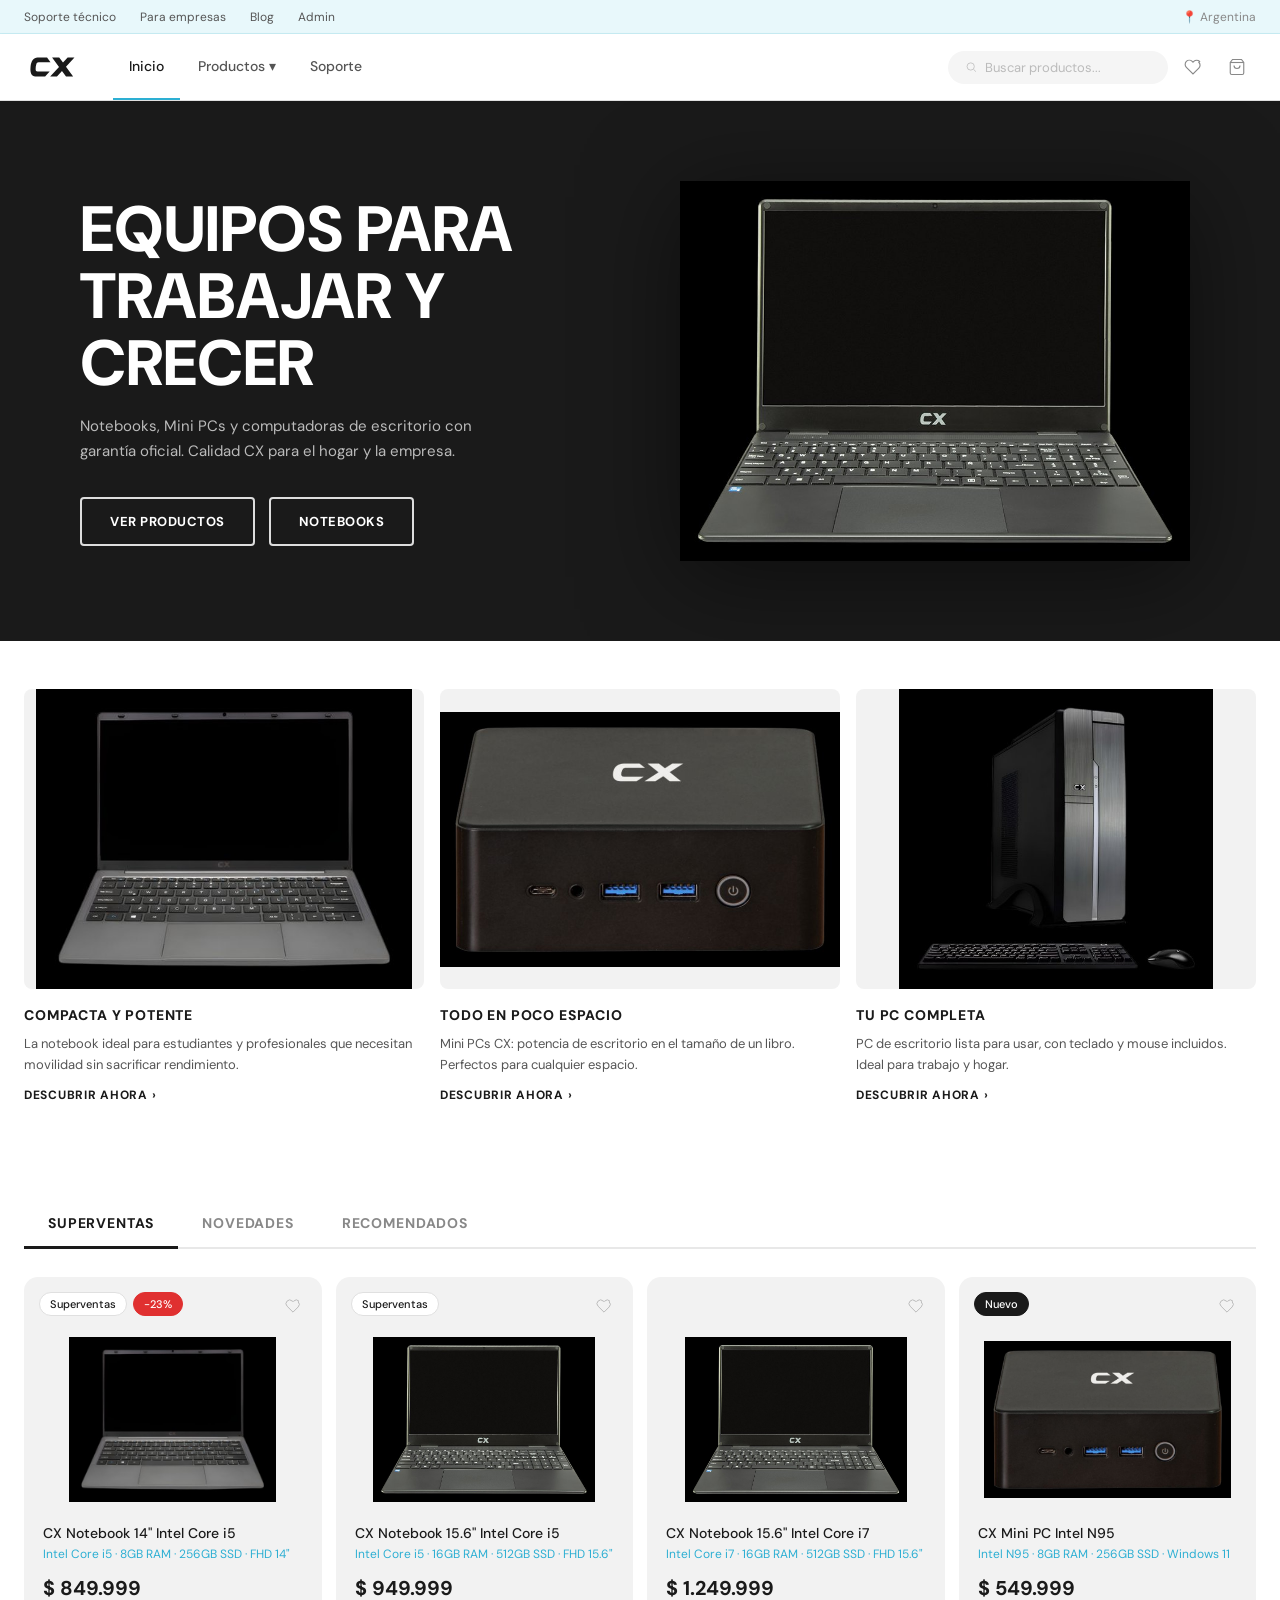
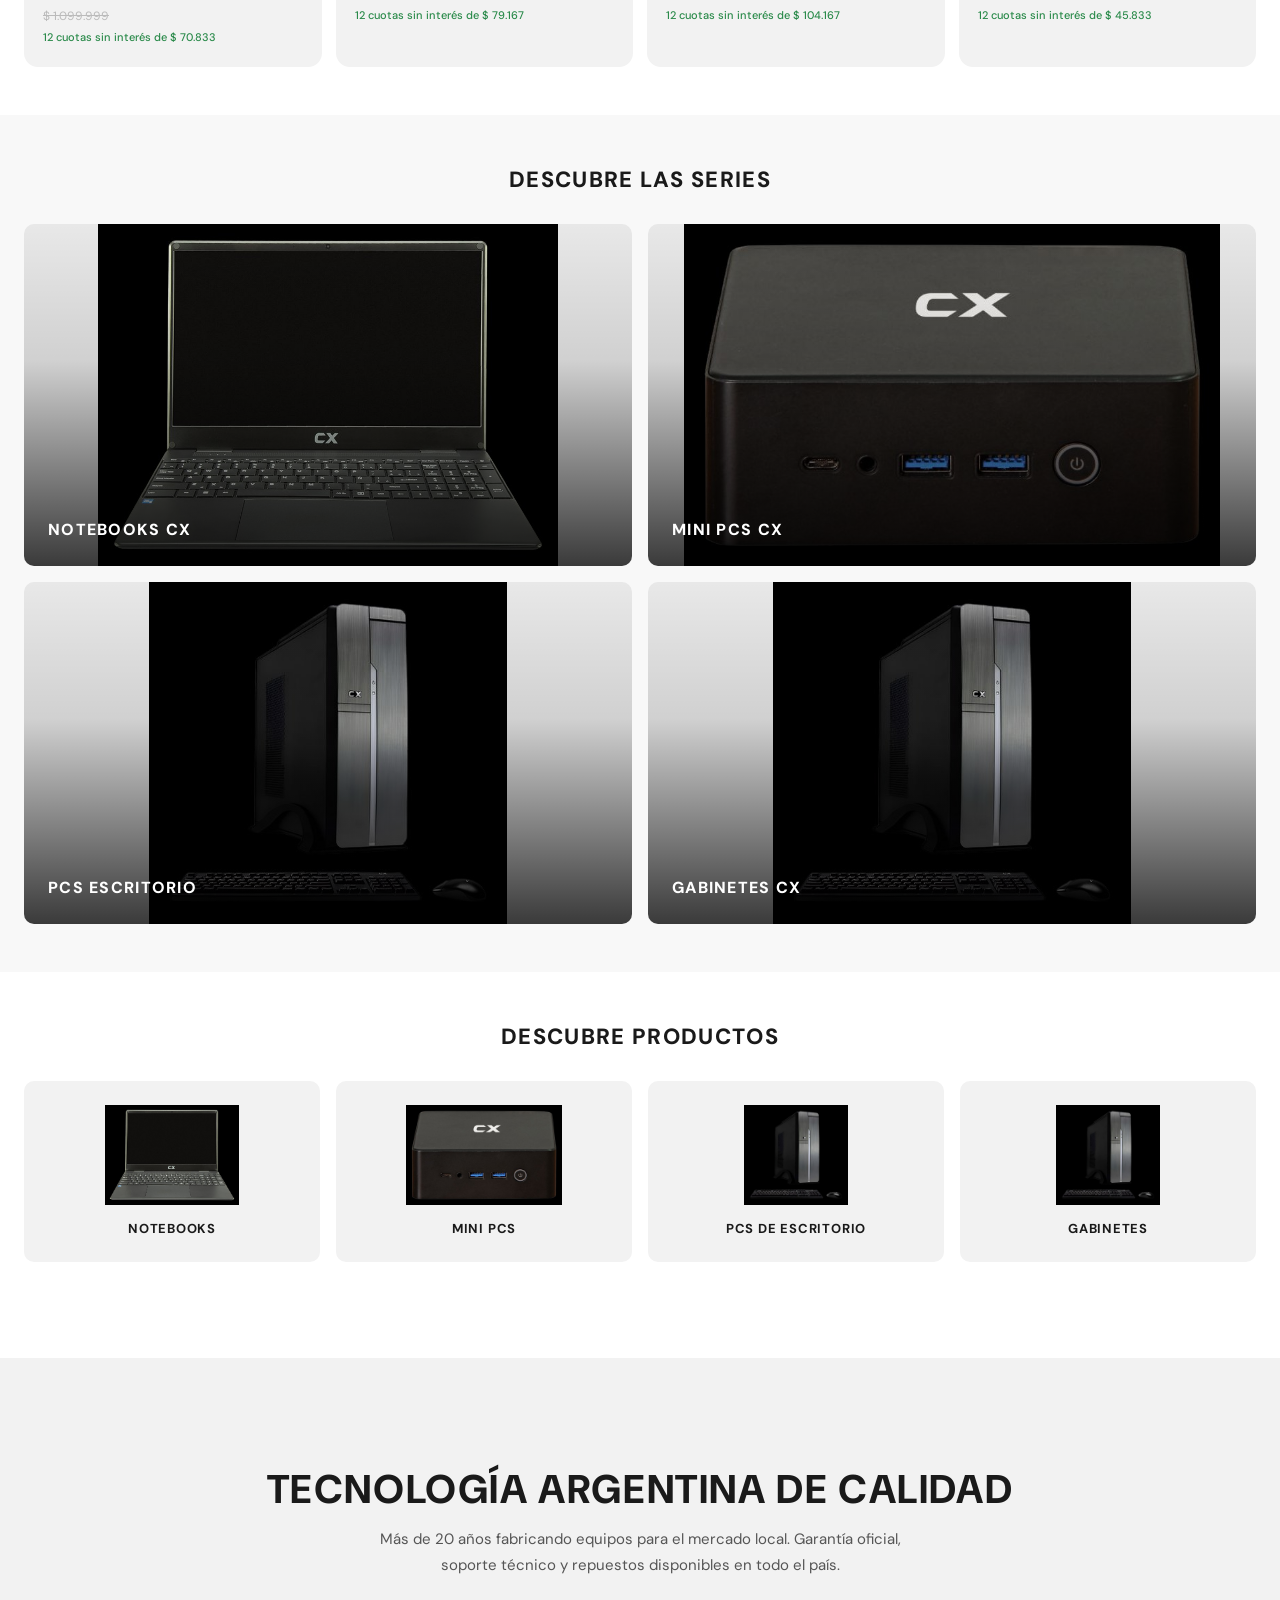
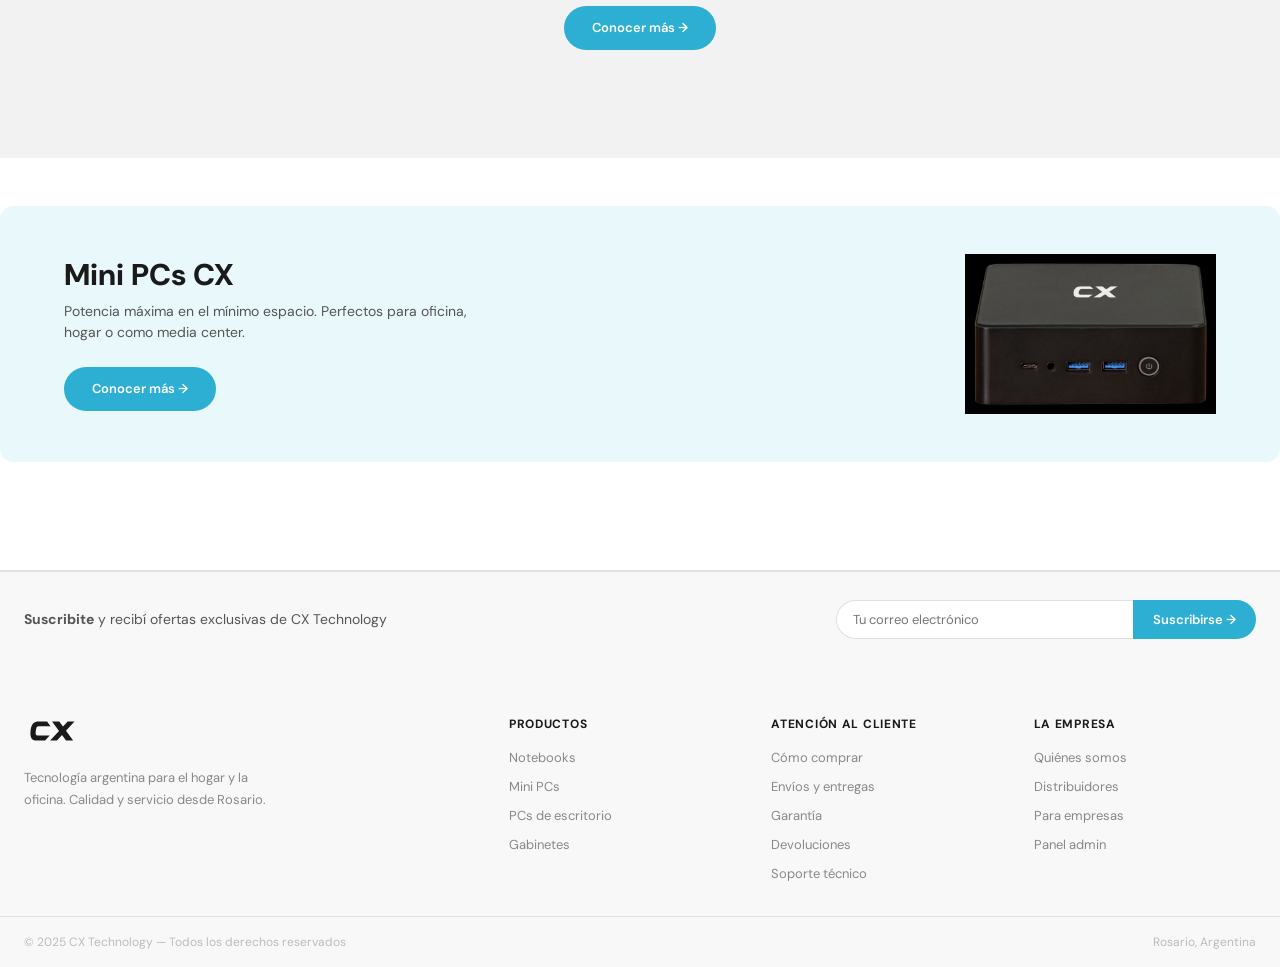
<file: index.html>
<!DOCTYPE html>
<html lang="es">
<head>
<meta charset="UTF-8"><meta name="viewport" content="width=device-width,initial-scale=1">
<title>CX Technology — Computadoras, Notebooks y Mini PCs</title>
<link rel="stylesheet" href="style.css">
</head>
<body>

<div id="cx-nav"></div>

<!-- ① HERO -->
<div id="home-hero"></div>

<!-- ② LIFESTYLE CARDS -->
<section class="lifestyle-section">
  <div class="page-wrap">
    <div class="lifestyle-grid" id="lifestyle-grid"></div>
  </div>
</section>

<!-- ③ PRODUCT TABS -->
<section class="prod-tabs-section">
  <div class="page-wrap">
    <div class="tabs-header">
      <div class="tabs-nav">
        <button class="tab-btn" data-tab="featured" onclick="switchTab('featured')">SUPERVENTAS</button>
        <button class="tab-btn" data-tab="new"      onclick="switchTab('new')">NOVEDADES</button>
        <button class="tab-btn" data-tab="sale"     onclick="switchTab('sale')">RECOMENDADOS</button>
      </div>
    </div>
    <div class="tabs-grid" id="tabs-grid"></div>
  </div>
</section>

<!-- ④ SERIES GRID -->
<section class="series-section">
  <div class="page-wrap">
    <div class="series-section-title">DESCUBRE LAS SERIES</div>
    <div class="series-grid" id="series-grid"></div>
  </div>
</section>

<!-- ⑤ CATEGORIES GRID -->
<section class="home-cats-section">
  <div class="page-wrap">
    <div class="home-cats-title">DESCUBRE PRODUCTOS</div>
    <div class="home-cats-grid" id="home-cats-grid"></div>
  </div>
</section>

<!-- ⑥ INSTITUTIONAL BANNER -->
<div class="institutional-section page-wrap" id="institutional-wrap"></div>

<!-- ⑦ CROSSSELL -->
<div class="crosssell-section page-wrap" id="crosssell-wrap"></div>

<div id="cx-footer"></div>

<script src="js/data.js"></script>
<script src="js/home-data.js"></script>
<script>
document.addEventListener('DOMContentLoaded', () => {
  renderHero();
  renderLifestyle();
  renderTabs();
  renderSeries();
  renderHomeCats();
  renderInstitutional();
  renderCrosssell();
});

function renderHero() {
  const h = hm.getSection('hero');
  const wrap = document.getElementById('home-hero');
  if (h.mode === 'image_only') {
    wrap.innerHTML = `<a href="${h.cta1_link||'#'}" class="home-hero-fw image-only" style="background:${h.bg_color||'#1a1a1a'};display:block">
      <img class="hero-bg-img" src="${h.image}" alt="">
    </a>`;
    return;
  }
  wrap.innerHTML = `<div class="home-hero-fw" style="background:${h.bg_color||'#1a1a1a'}">
    <div class="hero-inner">
      <div class="hero-text-col">
        <div class="hero-headline">${(h.headline||'').replace(/\n/g,'<br>')}</div>
        <div class="hero-sub">${h.subheadline||''}</div>
        <div class="hero-btns">
          <a href="${h.cta1_link||'#'}" class="btn-hero-outline">${h.cta1_text||'Ver más'}</a>
          <a href="${h.cta2_link||'#'}" class="btn-hero-outline">${h.cta2_text||'Comprar'}</a>
        </div>
      </div>
      <div class="hero-img-col">
        <img src="${h.image}" alt="CX Hero">
      </div>
    </div>
  </div>`;
}

function renderLifestyle() {
  const cards = hm.getSection('lifestyle') || [];
  document.getElementById('lifestyle-grid').innerHTML = cards.map(c => `
    <div class="lifestyle-card">
      <a href="${c.link}" class="lifestyle-card-img">
        <img src="${c.image}" alt="${c.title}">
      </a>
      <div class="lifestyle-card-title">${c.title}</div>
      <div class="lifestyle-card-desc">${c.desc}</div>
      <a class="lifestyle-card-link" href="${c.link}">${c.link_text} ›</a>
    </div>`).join('');
}

let activeTab = 'featured';
function switchTab(tab) {
  activeTab = tab;
  document.querySelectorAll('.tab-btn').forEach(b => b.classList.toggle('active', b.dataset.tab === tab));
  renderTabProducts();
}
function renderTabs() {
  const saved = hm.getSection('tabs_active');
  activeTab = saved || 'featured';
  switchTab(activeTab);
}
function renderTabProducts() {
  let prods = cx.getProducts();
  if (activeTab === 'featured') prods = prods.filter(p => p.featured);
  if (activeTab === 'new')      prods = prods.filter(p => p.badge === 'Nuevo');
  if (activeTab === 'sale')     prods = prods.filter(p => p.oldPrice);
  if (!prods.length)            prods = cx.getProducts().slice(0, 4);
  document.getElementById('tabs-grid').innerHTML = prods.slice(0, 4).map(productCard).join('');
}

function renderSeries() {
  const series = hm.getSection('series') || [];
  document.getElementById('series-grid').innerHTML = series.map(s => `
    <a href="${s.link}" class="series-card">
      <img class="series-img" src="${s.image}" alt="${s.title}">
      <div class="series-overlay"></div>
      <div class="series-label">${s.title}</div>
    </a>`).join('');
}

function renderHomeCats() {
  const cats    = cx.getCategories();
  const catImgs = hm.getSection('cat_images') || {};
  document.getElementById('home-cats-grid').innerHTML = cats.map(c => `
    <a href="category.html?id=${c.id}" class="home-cat-card">
      <img src="${catImgs[c.id]||''}" alt="${c.label}" onerror="this.style.display='none'">
      <div class="home-cat-card-name">${c.label}</div>
    </a>`).join('');
}

function renderInstitutional() {
  const b    = hm.getSection('institutional');
  const wrap = document.getElementById('institutional-wrap');
  if (b.mode === 'image_only') {
    wrap.innerHTML = `<a href="${b.cta_link||'#'}" class="institutional-banner image-only">
      <img class="inst-bg" src="${b.image}" alt="">
    </a>`;
    return;
  }
  wrap.innerHTML = `<div class="institutional-banner" style="background:${b.bg_color||'#f2f2f2'}">
    <div class="institutional-inner">
      <h2>${b.title}</h2>
      <p>${b.desc}</p>
      <a href="${b.cta_link}" class="btn-accent">${b.cta_text} →</a>
    </div>
  </div>`;
}

function renderCrosssell() {
  const b    = hm.getSection('crosssell');
  const wrap = document.getElementById('crosssell-wrap');
  if (b.mode === 'image_only') {
    wrap.innerHTML = `<a href="${b.cta_link||'#'}" class="crosssell-fw image-only">
      <img src="${b.image}" alt="">
    </a>`;
    return;
  }
  wrap.innerHTML = `<div class="crosssell-fw" style="background:${b.bg_color||'#e8f8fb'}">
    <div class="crosssell-text">
      <h2>${b.title}</h2>
      <p>${b.desc}</p>
      <a href="${b.cta_link}" class="btn-accent">${b.cta_text} →</a>
    </div>
    <div class="crosssell-img-col">
      <img src="${b.image}" alt="${b.title}">
    </div>
  </div>`;
}
</script>
</body>
</html>
</file>
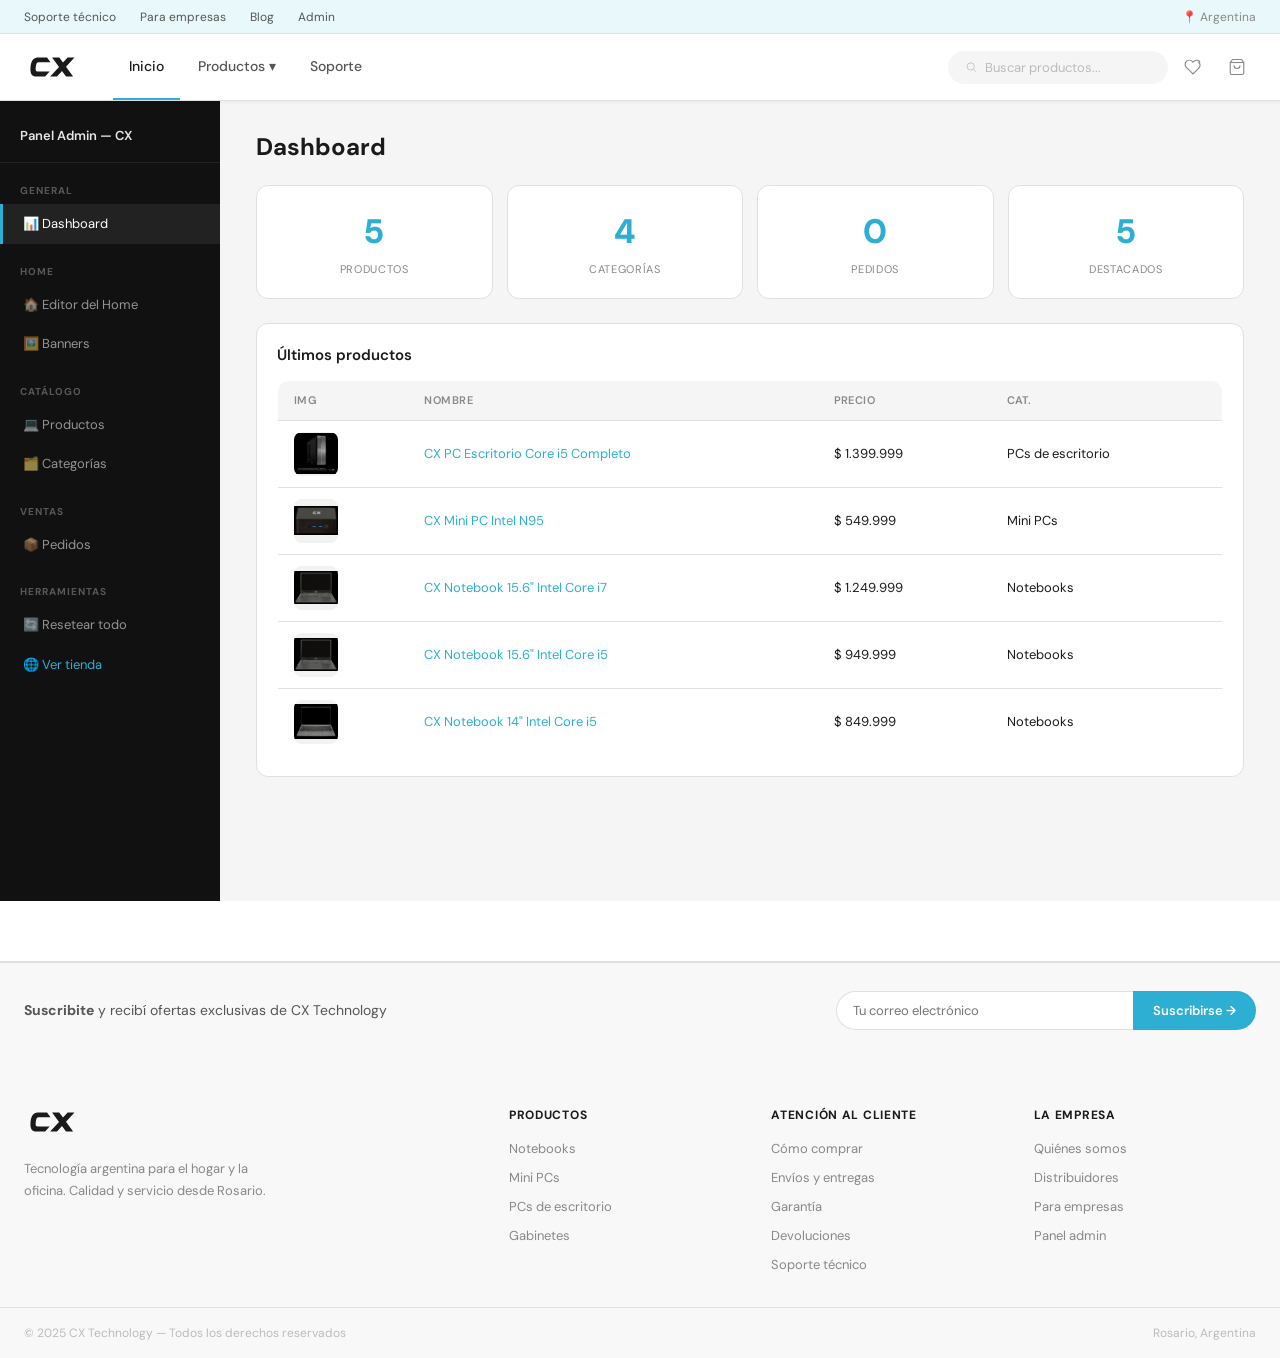
<file: admin.html>
<!DOCTYPE html>
<html lang="es">
<head>
<meta charset="UTF-8"><meta name="viewport" content="width=device-width,initial-scale=1">
<title>Admin — CX Technology</title>
<link rel="stylesheet" href="style.css">
<style>
.home-editor-grid { display:grid; grid-template-columns:1fr 1fr; gap:16px; margin-bottom:20px; }
.home-block {
  background:#fff; border:1px solid var(--border); border-radius:12px;
  padding:20px; position:relative;
}
.home-block-title {
  font-size:13px; font-weight:700; text-transform:uppercase;
  letter-spacing:.06em; color:var(--muted); margin-bottom:14px;
  padding-bottom:10px; border-bottom:1px solid var(--border);
  display:flex; justify-content:space-between; align-items:center;
}
.home-block-title .btn-edit-block {
  padding:4px 12px; font-size:11px; background:var(--accent); color:#fff;
  border:none; border-radius:4px; cursor:pointer; font-family:var(--font);
  font-weight:600;
}
.home-block-preview {
  font-size:12px; color:var(--muted); line-height:1.6;
}
.home-block-preview strong { color:var(--text); }
.home-block-preview img {
  max-height:60px; object-fit:contain; border-radius:6px;
  background:#f5f5f5; margin-top:8px; display:block;
}
.mode-badge {
  display:inline-block; font-size:10px; font-weight:600;
  padding:2px 8px; border-radius:10px; margin-left:8px;
  text-transform:uppercase; letter-spacing:.05em;
}
.mode-full  { background:#e8f8fb; color:#1f8faa; }
.mode-img   { background:#f5f5f5; color:#888; }
.lifestyle-list { display:flex; flex-direction:column; gap:10px; }
.lifestyle-item {
  background:#f9f9f9; border:1px solid var(--border); border-radius:8px;
  padding:12px 14px; display:grid; grid-template-columns:40px 1fr auto; gap:10px; align-items:center;
}
.lifestyle-item img { width:40px; height:40px; object-fit:contain; background:#f2f2f2; border-radius:4px; }
.series-list { display:grid; grid-template-columns:1fr 1fr; gap:10px; }
.series-item {
  background:#f9f9f9; border:1px solid var(--border); border-radius:8px;
  padding:10px 12px; display:flex; flex-direction:column; gap:6px;
}
.series-item img { width:100%; height:60px; object-fit:contain; background:#f2f2f2; border-radius:4px; }
.cat-img-list { display:grid; grid-template-columns:1fr 1fr; gap:10px; }
.cat-img-item {
  background:#f9f9f9; border:1px solid var(--border); border-radius:8px;
  padding:10px 12px; display:flex; flex-direction:column; gap:6px; font-size:12px;
}
.cat-img-item img { height:48px; object-fit:contain; background:#f2f2f2; border-radius:4px; }
.modal-tabs { display:flex; gap:0; border-bottom:1px solid var(--border); margin-bottom:20px; }
.modal-tab {
  padding:10px 20px; font-size:13px; font-weight:600; cursor:pointer;
  border-bottom:2px solid transparent; margin-bottom:-1px;
  background:none; border-top:none; border-left:none; border-right:none;
  font-family:var(--font); color:var(--muted); transition:color .15s,border-color .15s;
}
.modal-tab.active { color:var(--text); border-bottom-color:var(--text); }
.modal-tab-content { display:none; } .modal-tab-content.active { display:block; }
.color-row { display:flex; align-items:center; gap:10px; }
.color-row input[type=color] { width:40px; height:32px; border:1px solid var(--border); border-radius:4px; cursor:pointer; padding:2px; }
</style>
</head>
<body>
<div id="cx-nav"></div>

<div class="admin-layout">
  <aside class="admin-sidebar">
    <div class="admin-sidebar-hd"><span>Panel Admin — CX</span></div>
    <h3>General</h3>
    <div class="anav active" onclick="show('dashboard',this)">📊 Dashboard</div>
    <h3>Home</h3>
    <div class="anav" onclick="show('home-editor',this)">🏠 Editor del Home</div>
    <div class="anav" onclick="show('banners',this)">🖼️ Banners</div>
    <h3>Catálogo</h3>
    <div class="anav" onclick="show('products',this)">💻 Productos</div>
    <div class="anav" onclick="show('categories',this)">🗂️ Categorías</div>
    <h3>Ventas</h3>
    <div class="anav" onclick="show('orders',this)">📦 Pedidos</div>
    <h3>Herramientas</h3>
    <div class="anav" onclick="resetAll()">🔄 Resetear todo</div>
    <div class="anav" onclick="location.href='index.html'" style="color:var(--accent)">🌐 Ver tienda</div>
  </aside>

  <div class="admin-main">

    <!-- DASHBOARD -->
    <div class="apanel active" id="panel-dashboard">
      <div class="apanel-title">Dashboard</div>
      <div class="stats-row" id="stats"></div>
      <div style="background:#fff;border:1px solid var(--border);border-radius:12px;padding:20px">
        <div style="font-size:15px;font-weight:600;margin-bottom:14px">Últimos productos</div>
        <div id="recent-prods"></div>
      </div>
    </div>

    <!-- HOME EDITOR -->
    <div class="apanel" id="panel-home-editor">
      <div class="apanel-title">Editor del Home</div>
      <p style="font-size:13px;color:var(--muted);margin-bottom:24px">Editá cada bloque del home. Los cambios se aplican en tiempo real al guardar.</p>

      <div class="home-editor-grid">

        <!-- HERO -->
        <div class="home-block" id="block-hero">
          <div class="home-block-title">
            ① Hero principal
            <button class="btn-edit-block" onclick="openHeroModal()">Editar</button>
          </div>
          <div class="home-block-preview" id="preview-hero"></div>
        </div>

        <!-- CROSSSELL -->
        <div class="home-block" id="block-crosssell">
          <div class="home-block-title">
            ⑦ Banner Crosssell
            <button class="btn-edit-block" onclick="openBannerModal('crosssell')">Editar</button>
          </div>
          <div class="home-block-preview" id="preview-crosssell"></div>
        </div>

      </div>

      <!-- LIFESTYLE -->
      <div class="home-block" style="margin-bottom:16px">
        <div class="home-block-title">
          ② Cards lifestyle (3 columnas)
          <button class="btn-edit-block" onclick="openLifestyleModal()">Editar</button>
        </div>
        <div class="lifestyle-list" id="preview-lifestyle"></div>
      </div>

      <!-- SERIES -->
      <div class="home-block" style="margin-bottom:16px">
        <div class="home-block-title">
          ④ Grid "Descubre las series"
          <button class="btn-edit-block" onclick="openSeriesModal()">Editar</button>
        </div>
        <div class="series-list" id="preview-series"></div>
      </div>

      <!-- CAT IMAGES -->
      <div class="home-block" style="margin-bottom:16px">
        <div class="home-block-title">
          ⑤ "Descubre productos" — imágenes de categorías
          <button class="btn-edit-block" onclick="openCatImgModal()">Editar</button>
        </div>
        <div class="cat-img-list" id="preview-cat-imgs"></div>
      </div>

      <!-- INSTITUTIONAL -->
      <div class="home-block">
        <div class="home-block-title">
          ⑥ Banner institucional
          <button class="btn-edit-block" onclick="openBannerModal('institutional')">Editar</button>
        </div>
        <div class="home-block-preview" id="preview-institutional"></div>
      </div>

    </div>

    <!-- BANNERS (category heroes) -->
    <div class="apanel" id="panel-banners">
      <div class="apanel-title">Banners de categorías</div>
      <p style="font-size:13px;color:var(--muted);margin-bottom:20px">Hero banner que aparece en la parte superior de cada página de categoría.</p>
      <div id="cat-banners-list"></div>
    </div>

    <!-- PRODUCTS -->
    <div class="apanel" id="panel-products">
      <div class="apanel-title">Productos</div>
      <button class="btn-add" onclick="openProdModal()">+ Nuevo producto</button>
      <table class="atable">
        <thead><tr><th>Imagen</th><th>Nombre</th><th>SKU</th><th>Categoría</th><th>Precio</th><th>Stock</th><th>Dest.</th><th>Acciones</th></tr></thead>
        <tbody id="prods-tbody"></tbody>
      </table>
    </div>

    <!-- CATEGORIES -->
    <div class="apanel" id="panel-categories">
      <div class="apanel-title">Categorías</div>
      <button class="btn-add" onclick="openCatModal()">+ Nueva categoría</button>
      <table class="atable">
        <thead><tr><th>Nombre</th><th>ID</th><th>Productos</th><th>Descripción</th><th>Acciones</th></tr></thead>
        <tbody id="cats-tbody"></tbody>
      </table>
    </div>

    <!-- ORDERS -->
    <div class="apanel" id="panel-orders">
      <div class="apanel-title">Pedidos</div>
      <table class="atable">
        <thead><tr><th>N° Pedido</th><th>Fecha</th><th>Cliente</th><th>Total</th><th>Pago</th></tr></thead>
        <tbody id="orders-tbody"></tbody>
      </table>
    </div>

  </div>
</div>

<!-- ═══ MODAL HERO ════════════════════════════════════════ -->
<div class="modal-bg" id="modal-hero">
  <div class="modal" style="max-width:620px">
    <h3>Editar Hero principal</h3>
    <div class="modal-tabs">
      <button class="modal-tab active" onclick="switchModalTab('hero','full')">Con texto</button>
      <button class="modal-tab" onclick="switchModalTab('hero','image_only')">Solo imagen</button>
    </div>
    <div class="modal-tab-content active" id="hero-tab-full">
      <div class="fg"><label>Headline (usá \n para salto de línea)</label><input id="h-headline" placeholder="EQUIPOS PARA\nTRABAJAR Y CRECER"></div>
      <div class="fg"><label>Subtítulo / descripción</label><textarea id="h-sub"></textarea></div>
      <div class="fg-row">
        <div class="fg"><label>Botón 1 — texto</label><input id="h-cta1-text"></div>
        <div class="fg"><label>Botón 1 — link</label><input id="h-cta1-link"></div>
      </div>
      <div class="fg-row">
        <div class="fg"><label>Botón 2 — texto</label><input id="h-cta2-text"></div>
        <div class="fg"><label>Botón 2 — link</label><input id="h-cta2-link"></div>
      </div>
      <div class="fg"><label>Imagen del producto (ruta o URL)</label><input id="h-image" placeholder="img/CX30615.png"></div>
      <div class="fg"><label>Color de fondo</label>
        <div class="color-row">
          <input type="color" id="h-bg-color" value="#1a1a1a" oninput="document.getElementById('h-bg-hex').value=this.value">
          <input id="h-bg-hex" value="#1a1a1a" style="width:100px" oninput="document.getElementById('h-bg-color').value=this.value">
        </div>
      </div>
    </div>
    <div class="modal-tab-content" id="hero-tab-image_only">
      <div class="fg"><label>Imagen (ruta o URL)</label><input id="h-img-only" placeholder="img/banner-hero.jpg"></div>
      <div class="fg"><label>Link al hacer clic</label><input id="h-img-link" placeholder="category.html"></div>
    </div>
    <div class="modal-foot">
      <button class="btn-cancel" onclick="closeModal('modal-hero')">Cancelar</button>
      <button class="btn-save" onclick="saveHero()">Guardar</button>
    </div>
  </div>
</div>

<!-- ═══ MODAL LIFESTYLE ═══════════════════════════════════ -->
<div class="modal-bg" id="modal-lifestyle">
  <div class="modal" style="max-width:680px">
    <h3>Editar Cards Lifestyle</h3>
    <div id="lifestyle-edit-list"></div>
    <div class="modal-foot">
      <button class="btn-cancel" onclick="closeModal('modal-lifestyle')">Cancelar</button>
      <button class="btn-save" onclick="saveLifestyle()">Guardar</button>
    </div>
  </div>
</div>

<!-- ═══ MODAL SERIES ══════════════════════════════════════ -->
<div class="modal-bg" id="modal-series">
  <div class="modal" style="max-width:680px">
    <h3>Editar "Descubre las Series"</h3>
    <div id="series-edit-list"></div>
    <div class="modal-foot">
      <button class="btn-cancel" onclick="closeModal('modal-series')">Cancelar</button>
      <button class="btn-save" onclick="saveSeries()">Guardar</button>
    </div>
  </div>
</div>

<!-- ═══ MODAL CAT IMAGES ══════════════════════════════════ -->
<div class="modal-bg" id="modal-cat-img">
  <div class="modal" style="max-width:560px">
    <h3>Imágenes de "Descubre Productos"</h3>
    <div id="cat-img-edit-list"></div>
    <div class="modal-foot">
      <button class="btn-cancel" onclick="closeModal('modal-cat-img')">Cancelar</button>
      <button class="btn-save" onclick="saveCatImgs()">Guardar</button>
    </div>
  </div>
</div>

<!-- ═══ MODAL BANNER GENÉRICO (crosssell / institutional / cat hero) ═══ -->
<div class="modal-bg" id="modal-banner">
  <div class="modal" style="max-width:620px">
    <h3 id="banner-modal-title">Editar Banner</h3>
    <input type="hidden" id="banner-key">
    <div class="modal-tabs">
      <button class="modal-tab active" onclick="switchModalTab('banner','full')">Con texto</button>
      <button class="modal-tab" onclick="switchModalTab('banner','image_only')">Solo imagen</button>
    </div>
    <div class="modal-tab-content active" id="banner-tab-full">
      <div class="fg"><label>Título</label><input id="b-title"></div>
      <div class="fg"><label>Descripción</label><textarea id="b-desc"></textarea></div>
      <div class="fg-row">
        <div class="fg"><label>Texto del botón</label><input id="b-cta-text"></div>
        <div class="fg"><label>Link del botón</label><input id="b-cta-link"></div>
      </div>
      <div class="fg"><label>Imagen (ruta o URL)</label><input id="b-image"></div>
      <div class="fg"><label>Color de fondo</label>
        <div class="color-row">
          <input type="color" id="b-bg-color" value="#e8f8fb" oninput="document.getElementById('b-bg-hex').value=this.value">
          <input id="b-bg-hex" value="#e8f8fb" style="width:100px" oninput="document.getElementById('b-bg-color').value=this.value">
        </div>
      </div>
    </div>
    <div class="modal-tab-content" id="banner-tab-image_only">
      <div class="fg"><label>Imagen (ruta o URL)</label><input id="b-img-only"></div>
      <div class="fg"><label>Link al hacer clic (opcional)</label><input id="b-img-link"></div>
    </div>
    <div class="modal-foot">
      <button class="btn-cancel" onclick="closeModal('modal-banner')">Cancelar</button>
      <button class="btn-save" onclick="saveBanner()">Guardar</button>
    </div>
  </div>
</div>

<!-- ═══ MODAL PRODUCTO ════════════════════════════════════ -->
<div class="modal-bg" id="modal-prod">
  <div class="modal">
    <h3 id="prod-modal-title">Nuevo producto</h3>
    <input type="hidden" id="edit-prod-id">
    <div class="fg-row">
      <div class="fg"><label>Nombre</label><input id="f-name"></div>
      <div class="fg"><label>SKU</label><input id="f-sku"></div>
    </div>
    <div class="fg-row">
      <div class="fg"><label>Categoría</label><select id="f-cat"></select></div>
      <div class="fg"><label>Badge</label>
        <select id="f-badge"><option value="">Sin badge</option><option>Superventas</option><option>Nuevo</option></select>
      </div>
    </div>
    <div class="fg-row">
      <div class="fg"><label>Precio ARS</label><input id="f-price" type="number"></div>
      <div class="fg"><label>Precio anterior</label><input id="f-oldprice" type="number" placeholder="0"></div>
    </div>
    <div class="fg-row">
      <div class="fg"><label>Stock</label><input id="f-stock" type="number" value="10"></div>
      <div class="fg" style="display:flex;align-items:center;gap:10px;padding-top:18px">
        <label style="font-size:13px;color:var(--muted);margin:0;text-transform:none;letter-spacing:0">Destacado</label>
        <label class="toggle"><input type="checkbox" id="f-featured"><span class="tslider"></span></label>
      </div>
    </div>
    <div class="fg"><label>Imagen (ruta o URL)</label><input id="f-image"></div>
    <div class="fg"><label>Descripción corta (specs)</label><input id="f-shortdesc"></div>
    <div class="fg"><label>Descripción larga</label><textarea id="f-longdesc"></textarea></div>
    <div class="modal-foot">
      <button class="btn-cancel" onclick="closeModal('modal-prod')">Cancelar</button>
      <button class="btn-save" onclick="saveProd()">Guardar</button>
    </div>
  </div>
</div>

<!-- ═══ MODAL CATEGORÍA ═══════════════════════════════════ -->
<div class="modal-bg" id="modal-cat">
  <div class="modal">
    <h3 id="cat-modal-title">Nueva categoría</h3>
    <input type="hidden" id="edit-cat-id">
    <div class="fg"><label>Nombre</label><input id="fc-name"></div>
    <div class="fg"><label>Descripción</label><input id="fc-desc"></div>
    <div class="modal-foot">
      <button class="btn-cancel" onclick="closeModal('modal-cat')">Cancelar</button>
      <button class="btn-save" onclick="saveCat()">Guardar</button>
    </div>
  </div>
</div>

<div id="cx-footer"></div>
<script src="js/data.js"></script>
<script src="js/home-data.js"></script>
<script>

// ── PANEL SWITCHING ──────────────────────────────────────
function show(id, el) {
  document.querySelectorAll('.apanel').forEach(p => p.classList.remove('active'));
  document.querySelectorAll('.anav').forEach(a => a.classList.remove('active'));
  document.getElementById('panel-' + id).classList.add('active');
  if (el) el.classList.add('active');
}

document.addEventListener('DOMContentLoaded', () => {
  loadDash();
  loadHomeEditor();
  loadCatBanners();
  loadProds();
  loadCats();
  loadOrders();
});

// ── MODAL TABS ───────────────────────────────────────────
let heroMode   = 'full';
let bannerMode = 'full';

function switchModalTab(modal, mode) {
  const prefix = modal === 'hero' ? 'hero' : 'banner';
  if (modal === 'hero') heroMode = mode;
  else bannerMode = mode;

  const tabs = document.querySelectorAll(`#modal-${modal} .modal-tab`);
  tabs.forEach((t, i) => t.classList.toggle('active', (i === 0 && mode === 'full') || (i === 1 && mode === 'image_only')));
  document.querySelectorAll(`#modal-${modal} .modal-tab-content`).forEach(c => c.classList.remove('active'));
  document.getElementById(`${prefix}-tab-${mode}`).classList.add('active');
}

// ── DASHBOARD ────────────────────────────────────────────
function loadDash() {
  const prods = cx.getProducts(), cats = cx.getCategories();
  const orders = JSON.parse(localStorage.getItem('cx_orders') || '[]');
  document.getElementById('stats').innerHTML = [
    { n: prods.length, l: 'Productos' },
    { n: cats.length,  l: 'Categorías' },
    { n: orders.length, l: 'Pedidos' },
    { n: prods.filter(p => p.featured).length, l: 'Destacados' },
  ].map(s => `<div class="stat-card"><div class="stat-n">${s.n}</div><div class="stat-l">${s.l}</div></div>`).join('');

  document.getElementById('recent-prods').innerHTML = `<table class="atable">
    <thead><tr><th>Img</th><th>Nombre</th><th>Precio</th><th>Cat.</th></tr></thead>
    <tbody>${[...prods].reverse().slice(0,5).map(p => `<tr>
      <td><img src="${p.image}" onerror="this.style.opacity='.2'"></td>
      <td><a href="product.html?id=${p.id}" target="_blank" style="color:var(--accent)">${p.name}</a></td>
      <td>${cx.fmt(p.price)}</td>
      <td>${cx.getCategories().find(c => c.id === p.category)?.label || p.category}</td>
    </tr>`).join('')}</tbody></table>`;
}

// ── HOME EDITOR PREVIEWS ─────────────────────────────────
function loadHomeEditor() {
  const home = hm.get();

  // Hero preview
  const h = home.hero;
  document.getElementById('preview-hero').innerHTML = `
    <span class="mode-badge ${h.mode==='full'?'mode-full':'mode-img'}">${h.mode==='full'?'Con texto':'Solo imagen'}</span>
    ${h.mode==='full' ? `<br><strong>${(h.headline||'').replace(/\n/g,' ')}</strong><br>${h.subheadline||''}<br>
    Botón 1: <strong>${h.cta1_text}</strong> → ${h.cta1_link}<br>
    Botón 2: <strong>${h.cta2_text}</strong> → ${h.cta2_link}` : `Link: ${h.cta1_link}`}
    <img src="${h.image}" onerror="this.style.display='none'">`;

  // Lifestyle preview
  const lc = home.lifestyle || [];
  document.getElementById('preview-lifestyle').innerHTML = lc.map(c => `
    <div class="lifestyle-item">
      <img src="${c.image}" onerror="this.style.opacity='.2'">
      <div><strong style="font-size:12px">${c.title}</strong><br><span style="font-size:11px;color:var(--muted)">${c.link}</span></div>
      <button class="btn-edit" onclick="openLifestyleCardModal(${c.id})">Editar</button>
    </div>`).join('');

  // Series preview
  const sr = home.series || [];
  document.getElementById('preview-series').innerHTML = sr.map(s => `
    <div class="series-item">
      <img src="${s.image}" onerror="this.style.opacity='.2'">
      <strong style="font-size:12px">${s.title}</strong>
      <span style="font-size:11px;color:var(--muted)">${s.link}</span>
    </div>`).join('');

  // Cat images preview
  const catImgs = home.cat_images || {};
  const cats = cx.getCategories();
  document.getElementById('preview-cat-imgs').innerHTML = cats.map(c => `
    <div class="cat-img-item">
      <img src="${catImgs[c.id]||''}" onerror="this.style.display='none'">
      <strong>${c.label}</strong>
      <span style="color:var(--muted)">${catImgs[c.id]||'Sin imagen'}</span>
    </div>`).join('');

  // Institutional preview
  const inst = home.institutional;
  document.getElementById('preview-institutional').innerHTML = `
    <span class="mode-badge ${inst.mode==='full'?'mode-full':'mode-img'}">${inst.mode==='full'?'Con texto':'Solo imagen'}</span>
    ${inst.mode==='full' ? `<br><strong>${inst.title}</strong><br>${inst.desc}` : `Link: ${inst.cta_link}`}
    <img src="${inst.image}" onerror="this.style.display='none'">`;

  // Crosssell preview
  const cs = home.crosssell;
  document.getElementById('preview-crosssell').innerHTML = `
    <span class="mode-badge ${cs.mode==='full'?'mode-full':'mode-img'}">${cs.mode==='full'?'Con texto':'Solo imagen'}</span>
    ${cs.mode==='full' ? `<br><strong>${cs.title}</strong><br>${cs.desc}` : `Link: ${cs.cta_link}`}
    <img src="${cs.image}" onerror="this.style.display='none'">`;
}

// ── HERO MODAL ───────────────────────────────────────────
function openHeroModal() {
  const h = hm.getSection('hero');
  heroMode = h.mode || 'full';
  switchModalTab('hero', heroMode);
  document.getElementById('h-headline').value  = h.headline || '';
  document.getElementById('h-sub').value       = h.subheadline || '';
  document.getElementById('h-cta1-text').value = h.cta1_text || '';
  document.getElementById('h-cta1-link').value = h.cta1_link || '';
  document.getElementById('h-cta2-text').value = h.cta2_text || '';
  document.getElementById('h-cta2-link').value = h.cta2_link || '';
  document.getElementById('h-image').value     = h.image || '';
  const bg = h.bg_color || '#1a1a1a';
  document.getElementById('h-bg-color').value  = bg;
  document.getElementById('h-bg-hex').value    = bg;
  document.getElementById('h-img-only').value  = h.image || '';
  document.getElementById('h-img-link').value  = h.cta1_link || '';
  document.getElementById('modal-hero').classList.add('open');
}

function saveHero() {
  const d = hm.get();
  if (heroMode === 'full') {
    d.hero = {
      mode:        'full',
      headline:    document.getElementById('h-headline').value,
      subheadline: document.getElementById('h-sub').value,
      cta1_text:   document.getElementById('h-cta1-text').value,
      cta1_link:   document.getElementById('h-cta1-link').value,
      cta2_text:   document.getElementById('h-cta2-text').value,
      cta2_link:   document.getElementById('h-cta2-link').value,
      image:       document.getElementById('h-image').value,
      bg_color:    document.getElementById('h-bg-hex').value || '#1a1a1a',
    };
  } else {
    d.hero = {
      mode:      'image_only',
      image:     document.getElementById('h-img-only').value,
      cta1_link: document.getElementById('h-img-link').value,
    };
  }
  hm.save(d);
  closeModal('modal-hero');
  loadHomeEditor();
}

// ── LIFESTYLE MODAL ──────────────────────────────────────
function openLifestyleModal() {
  const cards = hm.getSection('lifestyle') || [];
  document.getElementById('lifestyle-edit-list').innerHTML = cards.map((c, i) => `
    <div style="background:#f9f9f9;border:1px solid var(--border);border-radius:8px;padding:16px;margin-bottom:12px">
      <div style="font-size:12px;font-weight:700;margin-bottom:10px;color:var(--muted)">CARD ${i+1}</div>
      <div class="fg"><label>Título</label><input id="lc-title-${i}" value="${c.title}"></div>
      <div class="fg"><label>Descripción</label><textarea id="lc-desc-${i}">${c.desc}</textarea></div>
      <div class="fg-row">
        <div class="fg"><label>Imagen</label><input id="lc-img-${i}" value="${c.image}"></div>
        <div class="fg"><label>Link</label><input id="lc-link-${i}" value="${c.link}"></div>
      </div>
      <div class="fg"><label>Texto del link</label><input id="lc-linktext-${i}" value="${c.link_text}"></div>
    </div>`).join('');
  document.getElementById('modal-lifestyle').classList.add('open');
}

function openLifestyleCardModal(id) { openLifestyleModal(); }

function saveLifestyle() {
  const cards = hm.getSection('lifestyle') || [];
  const updated = cards.map((c, i) => ({
    ...c,
    title:     document.getElementById(`lc-title-${i}`)?.value    || c.title,
    desc:      document.getElementById(`lc-desc-${i}`)?.value     || c.desc,
    image:     document.getElementById(`lc-img-${i}`)?.value      || c.image,
    link:      document.getElementById(`lc-link-${i}`)?.value     || c.link,
    link_text: document.getElementById(`lc-linktext-${i}`)?.value || c.link_text,
  }));
  const d = hm.get(); d.lifestyle = updated; hm.save(d);
  closeModal('modal-lifestyle');
  loadHomeEditor();
}

// ── SERIES MODAL ─────────────────────────────────────────
function openSeriesModal() {
  const series = hm.getSection('series') || [];
  document.getElementById('series-edit-list').innerHTML = series.map((s, i) => `
    <div style="background:#f9f9f9;border:1px solid var(--border);border-radius:8px;padding:14px;margin-bottom:10px">
      <div style="font-size:12px;font-weight:700;margin-bottom:8px;color:var(--muted)">ITEM ${i+1}</div>
      <div class="fg-row">
        <div class="fg"><label>Título</label><input id="sr-title-${i}" value="${s.title}"></div>
        <div class="fg"><label>Link</label><input id="sr-link-${i}" value="${s.link}"></div>
      </div>
      <div class="fg"><label>Imagen</label><input id="sr-img-${i}" value="${s.image}"></div>
    </div>`).join('');
  document.getElementById('modal-series').classList.add('open');
}

function saveSeries() {
  const series = hm.getSection('series') || [];
  const updated = series.map((s, i) => ({
    ...s,
    title: document.getElementById(`sr-title-${i}`)?.value || s.title,
    link:  document.getElementById(`sr-link-${i}`)?.value  || s.link,
    image: document.getElementById(`sr-img-${i}`)?.value   || s.image,
  }));
  const d = hm.get(); d.series = updated; hm.save(d);
  closeModal('modal-series');
  loadHomeEditor();
}

// ── CAT IMAGES MODAL ─────────────────────────────────────
function openCatImgModal() {
  const cats    = cx.getCategories();
  const catImgs = hm.getSection('cat_images') || {};
  document.getElementById('cat-img-edit-list').innerHTML = cats.map(c => `
    <div class="fg">
      <label>${c.label} (${c.id})</label>
      <input id="ci-${c.id}" value="${catImgs[c.id]||''}">
    </div>`).join('');
  document.getElementById('modal-cat-img').classList.add('open');
}

function saveCatImgs() {
  const cats = cx.getCategories();
  const imgs = {};
  cats.forEach(c => { imgs[c.id] = document.getElementById(`ci-${c.id}`)?.value || ''; });
  const d = hm.get(); d.cat_images = imgs; hm.save(d);
  closeModal('modal-cat-img');
  loadHomeEditor();
}

// ── BANNER MODAL (crosssell / institutional) ─────────────
function openBannerModal(key) {
  const b = hm.getSection(key);
  document.getElementById('banner-key').value = key;
  document.getElementById('banner-modal-title').textContent =
    key === 'crosssell' ? 'Editar Banner Crosssell' : 'Editar Banner Institucional';
  bannerMode = b.mode || 'full';
  switchModalTab('banner', bannerMode);
  document.getElementById('b-title').value    = b.title || '';
  document.getElementById('b-desc').value     = b.desc  || '';
  document.getElementById('b-cta-text').value = b.cta_text || '';
  document.getElementById('b-cta-link').value = b.cta_link || '';
  document.getElementById('b-image').value    = b.image || '';
  const bg = b.bg_color || '#e8f8fb';
  document.getElementById('b-bg-color').value = bg;
  document.getElementById('b-bg-hex').value   = bg;
  document.getElementById('b-img-only').value = b.image || '';
  document.getElementById('b-img-link').value = b.cta_link || '';
  document.getElementById('modal-banner').classList.add('open');
}

function saveBanner() {
  const key = document.getElementById('banner-key').value;
  const d   = hm.get();
  if (bannerMode === 'full') {
    d[key] = {
      mode:     'full',
      title:    document.getElementById('b-title').value,
      desc:     document.getElementById('b-desc').value,
      cta_text: document.getElementById('b-cta-text').value,
      cta_link: document.getElementById('b-cta-link').value,
      image:    document.getElementById('b-image').value,
      bg_color: document.getElementById('b-bg-hex').value,
    };
  } else {
    d[key] = {
      mode:      'image_only',
      image:     document.getElementById('b-img-only').value,
      cta_link:  document.getElementById('b-img-link').value,
    };
  }
  hm.save(d);
  closeModal('modal-banner');
  loadHomeEditor();
}

// ── CATEGORY BANNERS ─────────────────────────────────────
function loadCatBanners() {
  const cats    = cx.getCategories();
  const banners = JSON.parse(localStorage.getItem('cx_cat_banners') || '{}');

  document.getElementById('cat-banners-list').innerHTML = cats.map(c => {
    const b = banners[c.id] || { mode:'full', title:c.label, desc:c.desc||'', image:'', bg_color:'#1a1a1a' };
    return `<div class="home-block" style="margin-bottom:14px">
      <div class="home-block-title">
        ${c.label}
        <button class="btn-edit-block" onclick="openCatBannerModal('${c.id}')">Editar</button>
      </div>
      <div class="home-block-preview" id="cat-banner-preview-${c.id}">
        <span class="mode-badge ${b.mode==='full'?'mode-full':'mode-img'}">${b.mode==='full'?'Con texto':'Solo imagen'}</span>
        ${b.mode==='full' ? `<br><strong>${b.title}</strong><br>${b.desc}` : `Link: ${b.cta_link||'#'}`}
        ${b.image ? `<img src="${b.image}" onerror="this.style.display='none'">` : ''}
      </div>
    </div>`;
  }).join('');
}

let currentCatBannerId = '';
function openCatBannerModal(catId) {
  currentCatBannerId = catId;
  const cat     = cx.getCategories().find(c => c.id === catId);
  const banners = JSON.parse(localStorage.getItem('cx_cat_banners') || '{}');
  const b       = banners[catId] || { mode:'full', title: cat?.label||'', desc: cat?.desc||'', image:'', bg_color:'#1a1a1a', cta_link:'', cta_text:'' };

  document.getElementById('banner-key').value          = 'cat_' + catId;
  document.getElementById('banner-modal-title').textContent = `Hero — ${cat?.label || catId}`;
  bannerMode = b.mode || 'full';
  switchModalTab('banner', bannerMode);
  document.getElementById('b-title').value    = b.title    || '';
  document.getElementById('b-desc').value     = b.desc     || '';
  document.getElementById('b-cta-text').value = b.cta_text || '';
  document.getElementById('b-cta-link').value = b.cta_link || '';
  document.getElementById('b-image').value    = b.image    || '';
  const bg = b.bg_color || '#1a1a1a';
  document.getElementById('b-bg-color').value = bg;
  document.getElementById('b-bg-hex').value   = bg;
  document.getElementById('b-img-only').value = b.image    || '';
  document.getElementById('b-img-link').value = b.cta_link || '';

  // Override save to go to cat banners
  document.querySelector('#modal-banner .btn-save').onclick = saveCatBanner;
  document.getElementById('modal-banner').classList.add('open');
}

function saveCatBanner() {
  const banners = JSON.parse(localStorage.getItem('cx_cat_banners') || '{}');
  if (bannerMode === 'full') {
    banners[currentCatBannerId] = {
      mode:     'full',
      title:    document.getElementById('b-title').value,
      desc:     document.getElementById('b-desc').value,
      cta_text: document.getElementById('b-cta-text').value,
      cta_link: document.getElementById('b-cta-link').value,
      image:    document.getElementById('b-image').value,
      bg_color: document.getElementById('b-bg-hex').value,
    };
  } else {
    banners[currentCatBannerId] = {
      mode:     'image_only',
      image:    document.getElementById('b-img-only').value,
      cta_link: document.getElementById('b-img-link').value,
    };
  }
  localStorage.setItem('cx_cat_banners', JSON.stringify(banners));
  // Reset save button
  document.querySelector('#modal-banner .btn-save').onclick = saveBanner;
  closeModal('modal-banner');
  loadCatBanners();
}

// ── PRODUCTS ─────────────────────────────────────────────
function loadProds() {
  document.getElementById('prods-tbody').innerHTML = cx.getProducts().map(p => {
    const cat = cx.getCategories().find(c => c.id === p.category);
    return `<tr>
      <td><img src="${p.image}" onerror="this.style.opacity='.2'"></td>
      <td><a href="product.html?id=${p.id}" target="_blank" style="color:var(--accent)">${p.name}</a></td>
      <td style="font-family:monospace;font-size:11px">${p.sku||p.id}</td>
      <td>${cat?.label||p.category}</td>
      <td>${cx.fmt(p.price)}</td>
      <td>${p.stock||'—'}</td>
      <td>${p.featured?'⭐':''}</td>
      <td><div class="tbl-actions">
        <button class="btn-edit" onclick="openProdModal('${p.id}')">Editar</button>
        <button class="btn-del" onclick="if(confirm('¿Eliminar?')){cx.deleteProduct('${p.id}');loadProds();loadDash()}">Eliminar</button>
      </div></td>
    </tr>`;
  }).join('');
}

function openProdModal(id) {
  document.getElementById('prod-modal-title').textContent = id ? 'Editar producto' : 'Nuevo producto';
  document.getElementById('edit-prod-id').value = id || '';
  document.getElementById('f-cat').innerHTML = cx.getCategories().map(c => `<option value="${c.id}">${c.label}</option>`).join('');
  ['f-name','f-sku','f-price','f-oldprice','f-image','f-shortdesc','f-longdesc'].forEach(x => document.getElementById(x).value = '');
  document.getElementById('f-stock').value = '10';
  document.getElementById('f-badge').value = '';
  document.getElementById('f-featured').checked = false;
  if (id) {
    const p = cx.getById(id); if (!p) return;
    document.getElementById('f-name').value     = p.name;
    document.getElementById('f-sku').value      = p.sku || '';
    document.getElementById('f-cat').value      = p.category;
    document.getElementById('f-price').value    = p.price;
    document.getElementById('f-oldprice').value = p.oldPrice || '';
    document.getElementById('f-stock').value    = p.stock || 10;
    document.getElementById('f-image').value    = p.image || '';
    document.getElementById('f-shortdesc').value= p.shortDesc || '';
    document.getElementById('f-longdesc').value = p.longDesc || '';
    document.getElementById('f-badge').value    = p.badge || '';
    document.getElementById('f-featured').checked = !!p.featured;
  }
  document.getElementById('modal-prod').classList.add('open');
}

function saveProd() {
  const id = document.getElementById('edit-prod-id').value;
  const data = {
    name: document.getElementById('f-name').value.trim(),
    sku: document.getElementById('f-sku').value.trim(),
    category: document.getElementById('f-cat').value,
    price: parseFloat(document.getElementById('f-price').value) || 0,
    oldPrice: parseFloat(document.getElementById('f-oldprice').value) || null,
    stock: parseInt(document.getElementById('f-stock').value) || 10,
    image: document.getElementById('f-image').value.trim(),
    shortDesc: document.getElementById('f-shortdesc').value.trim(),
    longDesc: document.getElementById('f-longdesc').value.trim(),
    badge: document.getElementById('f-badge').value || null,
    featured: document.getElementById('f-featured').checked,
    specs: [],
  };
  if (!data.name || !data.price) return alert('Nombre y precio son obligatorios.');
  if (id) cx.updateProduct(id, data); else cx.addProduct(data);
  closeModal('modal-prod'); loadProds(); loadDash();
}

// ── CATEGORIES ───────────────────────────────────────────
function loadCats() {
  document.getElementById('cats-tbody').innerHTML = cx.getCategories().map(c => `<tr>
    <td><strong>${c.label}</strong></td>
    <td><code style="font-size:11px;background:#f5f5f5;padding:2px 6px;border-radius:3px">${c.id}</code></td>
    <td>${cx.getByCat(c.id).length}</td>
    <td style="font-size:12px;color:var(--muted)">${c.desc||''}</td>
    <td><div class="tbl-actions">
      <button class="btn-edit" onclick="openCatModal('${c.id}')">Editar</button>
      <button class="btn-del" onclick="if(confirm('¿Eliminar?')){cx.deleteCategory('${c.id}');loadCats();loadDash()}">Eliminar</button>
    </div></td>
  </tr>`).join('');
}

function openCatModal(id) {
  document.getElementById('cat-modal-title').textContent = id ? 'Editar categoría' : 'Nueva categoría';
  document.getElementById('edit-cat-id').value = id || '';
  document.getElementById('fc-name').value = '';
  document.getElementById('fc-desc').value = '';
  if (id) {
    const c = cx.getCategories().find(x => x.id === id); if (!c) return;
    document.getElementById('fc-name').value = c.label;
    document.getElementById('fc-desc').value = c.desc || '';
  }
  document.getElementById('modal-cat').classList.add('open');
}

function saveCat() {
  const id    = document.getElementById('edit-cat-id').value;
  const label = document.getElementById('fc-name').value.trim();
  const desc  = document.getElementById('fc-desc').value.trim();
  if (!label) return alert('El nombre es obligatorio.');
  if (id) cx.updateCategory(id, { label, desc }); else cx.addCategory({ label, desc });
  closeModal('modal-cat'); loadCats(); loadDash();
}

// ── ORDERS ───────────────────────────────────────────────
function loadOrders() {
  const orders = JSON.parse(localStorage.getItem('cx_orders') || '[]');
  document.getElementById('orders-tbody').innerHTML = orders.length
    ? [...orders].reverse().map(o => `<tr>
        <td style="font-family:monospace;font-size:11px">${o.id}</td>
        <td>${o.date}</td>
        <td>${o.customer?.nombre||''} ${o.customer?.apellido||''}<br><small style="color:var(--muted)">${o.customer?.email||''}</small></td>
        <td><strong>${cx.fmt(o.total)}</strong></td>
        <td>${o.payment||'—'}</td>
      </tr>`).join('')
    : '<tr><td colspan="5" style="text-align:center;color:var(--muted);padding:32px">No hay pedidos aún</td></tr>';
}

// ── UTILS ────────────────────────────────────────────────
function closeModal(id) {
  document.getElementById(id).classList.remove('open');
  // Reset cat banner save button
  if (id === 'modal-banner') {
    document.querySelector('#modal-banner .btn-save').onclick = saveBanner;
  }
}

function resetAll() {
  if (confirm('¿Resetear todos los datos a los valores por defecto? No se puede deshacer.')) {
    ['cx_prods','cx_cats','cx_home','cx_cart','cx_orders','cx_cat_banners'].forEach(k => localStorage.removeItem(k));
    location.reload();
  }
}
</script>
</body>
</html>
</file>
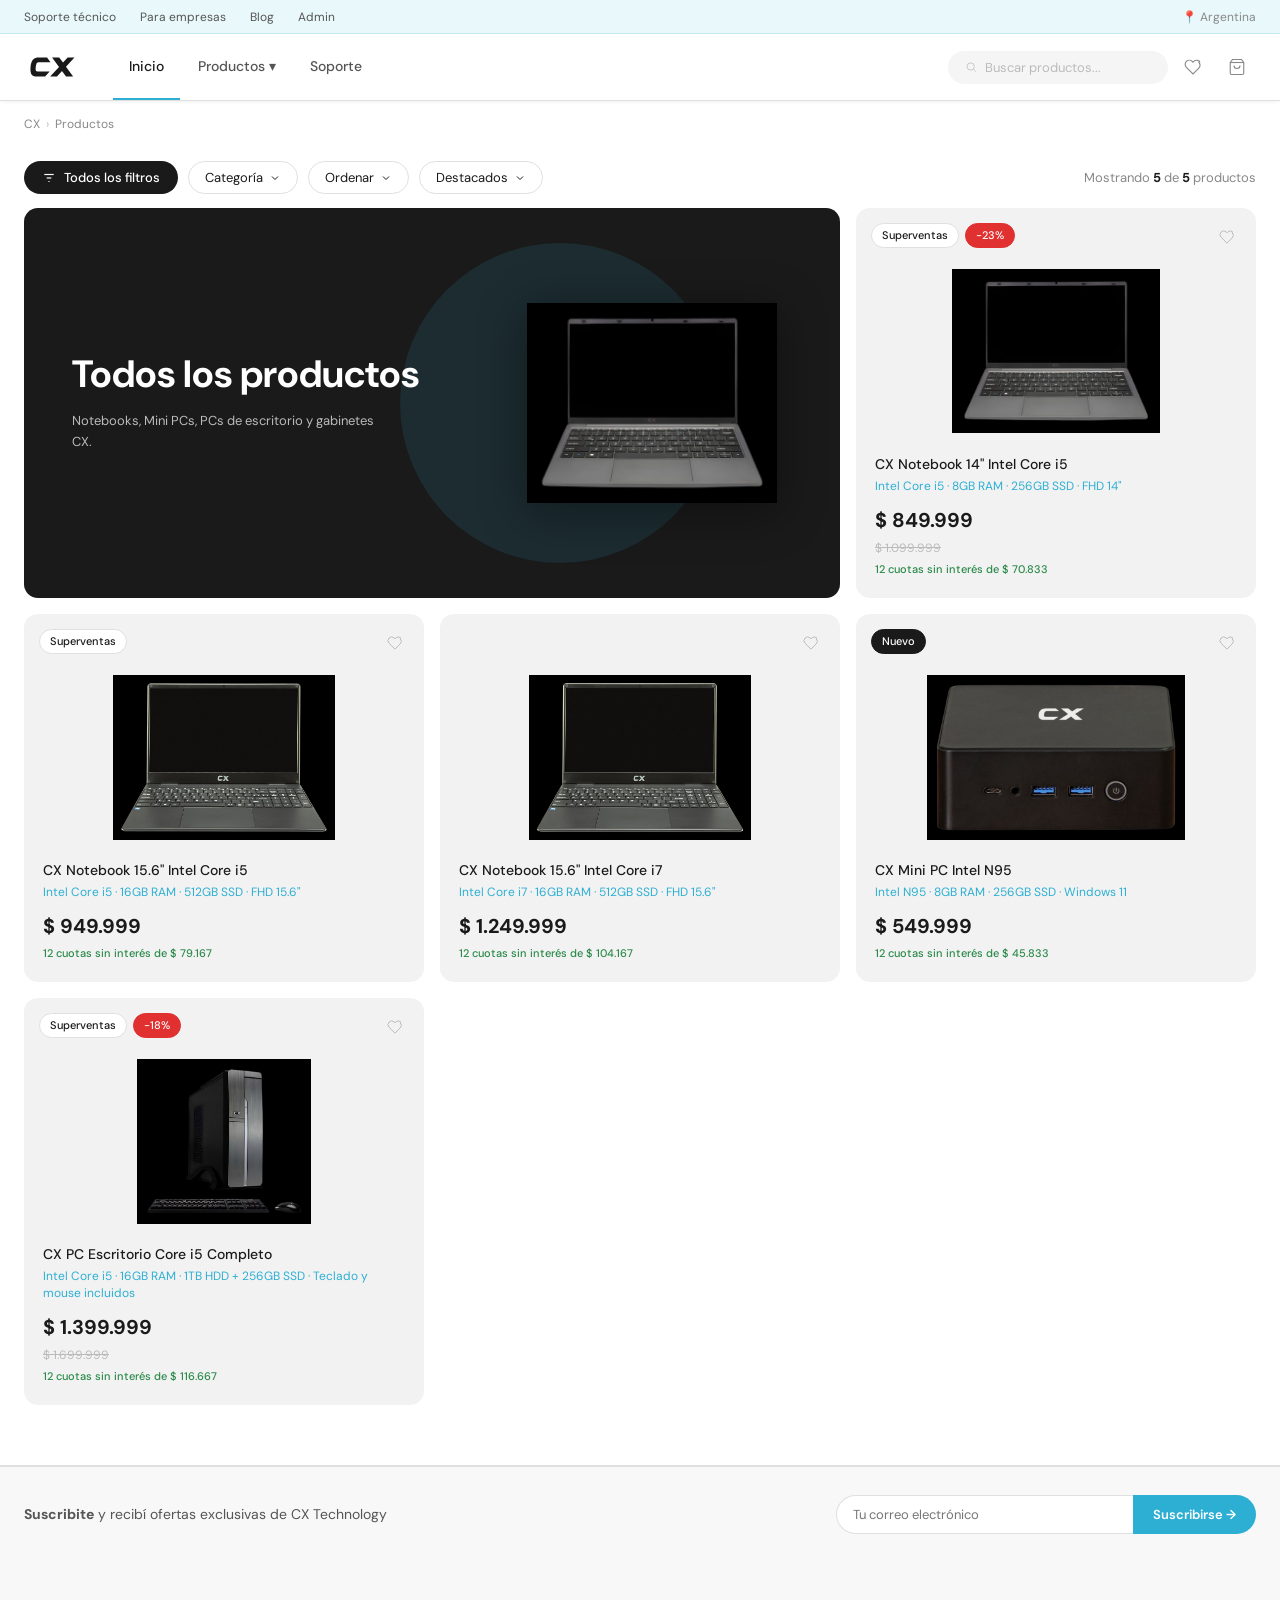
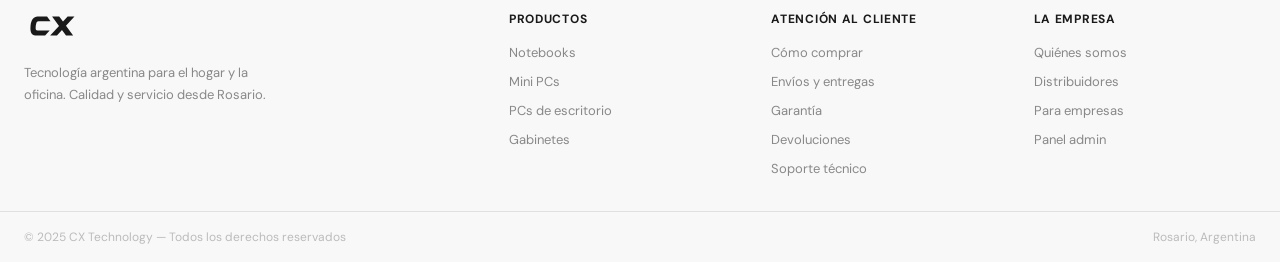
<file: category.html>
<!DOCTYPE html>
<html lang="es">
<head>
<meta charset="UTF-8"><meta name="viewport" content="width=device-width,initial-scale=1">
<title>Catálogo — CX Technology</title>
<link rel="stylesheet" href="style.css">
</head>
<body>

<div id="cx-nav"></div>

<div class="page-wrap">
  <div class="breadcrumb">
    <a href="index.html">CX</a>
    <span class="sep">›</span>
    <a href="category.html">Productos</a>
    <span class="sep" id="bc-sep" style="display:none">›</span>
    <span class="current" id="bc-current"></span>
  </div>

  <!-- FILTER BAR -->
  <div class="filter-bar">
    <button class="btn-all-filters" onclick="toggleAllFilters()">
      <svg width="14" height="14" fill="none" stroke="currentColor" stroke-width="2" viewBox="0 0 24 24"><line x1="4" y1="6" x2="20" y2="6"/><line x1="8" y1="12" x2="16" y2="12"/><line x1="11" y1="18" x2="13" y2="18"/></svg>
      Todos los filtros
    </button>

    <div class="filter-drop" id="drop-cat">
      <button class="filter-drop-btn" onclick="toggleDrop('drop-cat')">
        Categoría
        <svg width="12" height="12" fill="none" stroke="currentColor" stroke-width="2" viewBox="0 0 24 24"><polyline points="6 9 12 15 18 9"/></svg>
      </button>
      <div class="filter-drop-menu" id="menu-cat"></div>
    </div>

    <div class="filter-drop" id="drop-sort">
      <button class="filter-drop-btn" onclick="toggleDrop('drop-sort')">
        Ordenar
        <svg width="12" height="12" fill="none" stroke="currentColor" stroke-width="2" viewBox="0 0 24 24"><polyline points="6 9 12 15 18 9"/></svg>
      </button>
      <div class="filter-drop-menu">
        <a href="#" onclick="setSort('default',this)">Relevancia</a>
        <a href="#" onclick="setSort('price-asc',this)">Menor precio</a>
        <a href="#" onclick="setSort('price-desc',this)">Mayor precio</a>
        <a href="#" onclick="setSort('name',this)">Nombre A–Z</a>
      </div>
    </div>

    <div class="filter-drop" id="drop-badge">
      <button class="filter-drop-btn" onclick="toggleDrop('drop-badge')">
        Destacados
        <svg width="12" height="12" fill="none" stroke="currentColor" stroke-width="2" viewBox="0 0 24 24"><polyline points="6 9 12 15 18 9"/></svg>
      </button>
      <div class="filter-drop-menu">
        <a href="#" onclick="setBadge('',this)">Todos</a>
        <a href="#" onclick="setBadge('Superventas',this)">Superventas</a>
        <a href="#" onclick="setBadge('Nuevo',this)">Novedades</a>
        <a href="#" onclick="setBadge('oferta',this)">Ofertas</a>
      </div>
    </div>

    <span class="result-count" id="resultCount"></span>
  </div>

  <!-- CATALOG GRID -->
  <div class="catalog-grid" id="catalogGrid"></div>

  <!-- LOAD MORE -->
  <div class="load-more-wrap" id="loadMoreWrap" style="display:none">
    <p class="load-more-info" id="loadMoreInfo"></p>
    <button class="btn-load-more" onclick="loadMore()">CARGAR MÁS</button>
  </div>
</div>

<div id="cx-footer"></div>
<script src="js/data.js"></script>
<script>
const params   = new URLSearchParams(location.search);
let activeCat  = params.get('id') || '';
let activeSort = 'default';
let activeBadge = '';
let visibleCount = 6;
const PAGE_SIZE  = 6;

document.addEventListener('DOMContentLoaded', () => {
  // Build category filter menu
  const cats = cx.getCategories();
  const menuCat = document.getElementById('menu-cat');
  menuCat.innerHTML =
    `<a href="#" onclick="setCat('',this)" class="${!activeCat?'active':''}">Todas las categorías</a>` +
    cats.map(c =>
      `<a href="#" onclick="setCat('${c.id}',this)" class="${c.id===activeCat?'active':''}">${c.label}</a>`
    ).join('');

  // Breadcrumb
  if(activeCat){
    const cat = cats.find(c=>c.id===activeCat);
    if(cat){
      document.getElementById('bc-sep').style.display='';
      document.getElementById('bc-current').textContent=cat.label;
      document.title = cat.label + ' — CX Technology';
    }
  }

  render();
});

function getFiltered() {
  let prods = activeCat ? cx.getByCat(activeCat) : cx.getProducts();
  if(activeBadge==='oferta') prods=prods.filter(p=>p.oldPrice);
  else if(activeBadge) prods=prods.filter(p=>p.badge===activeBadge);
  if(activeSort==='price-asc')  prods.sort((a,b)=>a.price-b.price);
  if(activeSort==='price-desc') prods.sort((a,b)=>b.price-a.price);
  if(activeSort==='name')       prods.sort((a,b)=>a.name.localeCompare(b.name));
  return prods;
}

function render() {
  const prods  = getFiltered();
  const cats   = cx.getCategories();
  const cat    = cats.find(c=>c.id===activeCat);
  const grid   = document.getElementById('catalogGrid');
  const visible = prods.slice(0, visibleCount);

  document.getElementById('resultCount').innerHTML =
    `Mostrando <strong>${Math.min(visibleCount, prods.length)}</strong> de <strong>${prods.length}</strong> productos`;

  // Build grid — hero card first, then products
  let html = '';

  // Hero banner (cat or generic)
  // Load admin-editable cat banner
  const catBanners = JSON.parse(localStorage.getItem('cx_cat_banners') || '{}');
  const catBanner  = activeCat && catBanners[activeCat] ? catBanners[activeCat] : null;

  const heroTitle = cat ? cat.label : 'Todos los productos';
  const heroDesc  = cat ? cat.desc  : 'Notebooks, Mini PCs, PCs de escritorio y gabinetes CX.';
  const heroImg   = catBanner?.image || (prods[0] ? prods[0].image : 'img/CX30615.png');
  const heroBg    = catBanner?.bg_color || '#1a1a1a';

  if (catBanner?.mode === 'image_only') {
    html += `<div style="grid-column:span 3;width:100%;overflow:hidden;border-radius:14px">
      ${catBanner.cta_link ? `<a href="${catBanner.cta_link}" style="display:block">` : '<div>'}
      <img src="${heroImg}" alt="${heroTitle}" style="width:100%;height:auto;display:block" onerror="this.style.opacity='.3'">
      ${catBanner.cta_link ? '</a>' : '</div>'}
    </div>`;
  } else {
    const bTitle = catBanner?.title || heroTitle;
    const bDesc  = catBanner?.desc  || heroDesc;
    html += `<div class="cat-hero-card" style="background:${heroBg}">
      <div class="hero-card-text">
        <h1>${bTitle}</h1>
        <p>${bDesc}</p>
      </div>
      <div class="hero-card-img">
        <img src="${heroImg}" alt="${bTitle}" onerror="this.style.opacity='.3'">
      </div>
    </div>`;
  }

  // First product in col 3 of row 1 (if exists)
  if(visible.length > 0) html += productCard(visible[0]);

  // Rest of products
  for(let i=1; i<visible.length; i++) html += productCard(visible[i]);

  if(!prods.length){
    grid.innerHTML = `<div style="grid-column:1/-1;text-align:center;padding:80px 0;color:var(--muted)">
      <p style="font-size:16px">No se encontraron productos en esta categoría.</p>
      <a href="category.html" style="color:var(--accent);margin-top:12px;display:inline-block">Ver todos los productos →</a>
    </div>`;
    document.getElementById('loadMoreWrap').style.display='none';
    return;
  }

  grid.innerHTML = html;

  // Load more
  const lmWrap = document.getElementById('loadMoreWrap');
  const lmInfo = document.getElementById('loadMoreInfo');
  if(prods.length > visibleCount){
    lmInfo.textContent = `Viendo ${Math.min(visibleCount,prods.length)} de ${prods.length}`;
    lmWrap.style.display='flex';
  } else {
    lmWrap.style.display='none';
  }
}

function loadMore() {
  visibleCount += PAGE_SIZE;
  render();
}

function setCat(id, el) {
  activeCat = id;
  visibleCount = PAGE_SIZE;
  document.querySelectorAll('#menu-cat a').forEach(a=>a.classList.remove('active'));
  if(el) el.classList.add('active');
  // Update breadcrumb
  const cats=cx.getCategories();
  const cat=cats.find(c=>c.id===id);
  document.getElementById('bc-sep').style.display=id?'':'none';
  document.getElementById('bc-current').textContent=cat?cat.label:'';
  closeDrop();
  render();
}

function setSort(val, el) {
  activeSort=val;
  document.querySelectorAll('#drop-sort .filter-drop-menu a').forEach(a=>a.classList.remove('active'));
  if(el) el.classList.add('active');
  closeDrop(); render();
}

function setBadge(val, el) {
  activeBadge=val;
  document.querySelectorAll('#drop-badge .filter-drop-menu a').forEach(a=>a.classList.remove('active'));
  if(el) el.classList.add('active');
  closeDrop(); render();
}

function toggleDrop(id) {
  const el=document.getElementById(id);
  const wasOpen=el.classList.contains('open');
  closeDrop();
  if(!wasOpen) el.classList.add('open');
}
function closeDrop() { document.querySelectorAll('.filter-drop').forEach(d=>d.classList.remove('open')); }
function toggleAllFilters() { /* puede expandirse */ }

document.addEventListener('click', e=>{
  if(!e.target.closest('.filter-drop')) closeDrop();
});
</script>
</body>
</html>
</file>
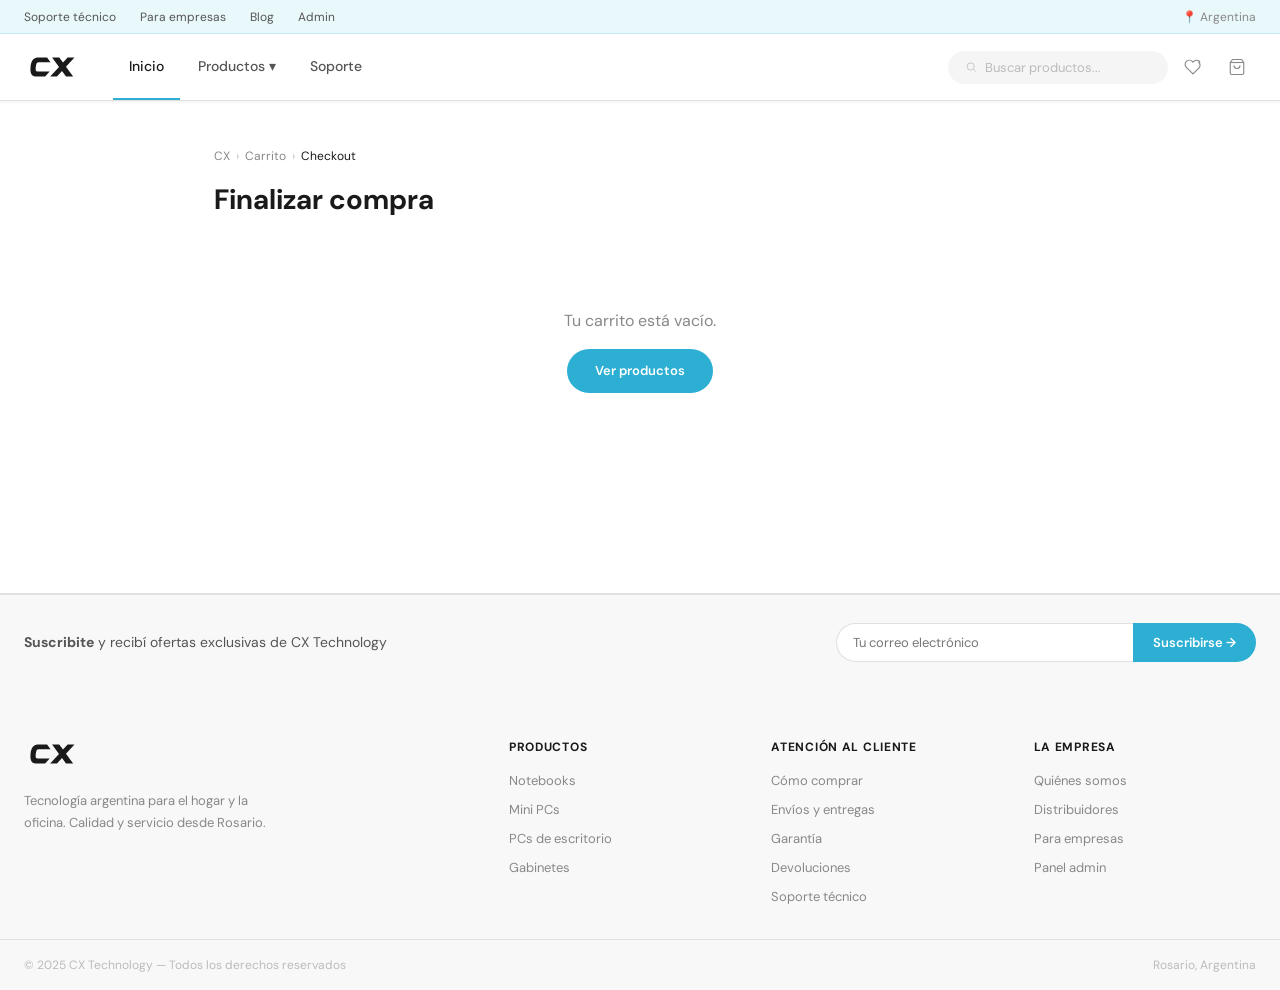
<file: checkout.html>
<!DOCTYPE html>
<html lang="es">
<head>
<meta charset="UTF-8"><meta name="viewport" content="width=device-width,initial-scale=1">
<title>Checkout — CX Technology</title>
<link rel="stylesheet" href="style.css">
</head>
<body>

<div id="cx-nav"></div>

<div class="checkout-wrap">
  <div class="breadcrumb">
    <a href="index.html">CX</a>
    <span class="sep">›</span>
    <a href="javascript:openCart()">Carrito</a>
    <span class="sep">›</span>
    <span class="current">Checkout</span>
  </div>

  <h1>Finalizar compra</h1>

  <div id="empty-cart-msg" style="display:none;text-align:center;padding:60px 0">
    <p style="font-size:16px;color:var(--muted);margin-bottom:16px">Tu carrito está vacío.</p>
    <a href="category.html" class="btn-primary">Ver productos</a>
  </div>

  <div class="checkout-grid" id="checkout-content">
    <!-- FORM -->
    <div class="checkout-form">

      <div class="form-section">
        <h3>Datos personales</h3>
        <div class="form-grid">
          <div class="form-group"><label>Nombre</label><input type="text" id="f-nombre" placeholder="Juan"></div>
          <div class="form-group"><label>Apellido</label><input type="text" id="f-apellido" placeholder="García"></div>
          <div class="form-group"><label>Email</label><input type="email" id="f-email" placeholder="juan@email.com"></div>
          <div class="form-group"><label>Teléfono</label><input type="tel" id="f-tel" placeholder="11 1234-5678"></div>
          <div class="form-group"><label>DNI / CUIT</label><input type="text" id="f-dni" placeholder="12.345.678"></div>
        </div>
      </div>

      <div class="form-section">
        <h3>Dirección de entrega</h3>
        <div class="form-grid">
          <div class="form-group full"><label>Calle y número</label><input type="text" id="f-calle" placeholder="Av. Corrientes 1234"></div>
          <div class="form-group"><label>Piso / Depto (opcional)</label><input type="text" id="f-piso" placeholder="3° B"></div>
          <div class="form-group"><label>Código postal</label><input type="text" id="f-cp" placeholder="C1043"></div>
          <div class="form-group"><label>Ciudad</label><input type="text" id="f-ciudad" placeholder="Buenos Aires"></div>
          <div class="form-group"><label>Provincia</label>
            <select id="f-provincia">
              <option value="">Seleccioná</option>
              <option>Buenos Aires</option>
              <option>CABA</option>
              <option>Córdoba</option>
              <option>Santa Fe</option>
              <option>Mendoza</option>
              <option>Tucumán</option>
              <option>Entre Ríos</option>
              <option>Salta</option>
              <option>Misiones</option>
              <option>Chaco</option>
              <option>Corrientes</option>
              <option>Santiago del Estero</option>
              <option>San Juan</option>
              <option>Jujuy</option>
              <option>Río Negro</option>
              <option>Neuquén</option>
              <option>Formosa</option>
              <option>Chubut</option>
              <option>San Luis</option>
              <option>Catamarca</option>
              <option>La Rioja</option>
              <option>La Pampa</option>
              <option>Santa Cruz</option>
              <option>Tierra del Fuego</option>
            </select>
          </div>
        </div>
      </div>

      <div class="form-section">
        <h3>Método de pago</h3>
        <div class="payment-opts">
          <label class="payment-opt selected" onclick="selectPayment(this)">
            <input type="radio" name="payment" value="transferencia" checked>
            <div>
              <div class="payment-opt-label">💳 Transferencia bancaria</div>
              <div class="payment-opt-sub">10% de descuento abonando por transferencia</div>
            </div>
          </label>
          <label class="payment-opt" onclick="selectPayment(this)">
            <input type="radio" name="payment" value="mercadopago">
            <div>
              <div class="payment-opt-label">💙 Mercado Pago</div>
              <div class="payment-opt-sub">Tarjeta de crédito, débito o dinero en cuenta</div>
            </div>
          </label>
          <label class="payment-opt" onclick="selectPayment(this)">
            <input type="radio" name="payment" value="efectivo">
            <div>
              <div class="payment-opt-label">💵 Efectivo / Pago en local</div>
              <div class="payment-opt-sub">Retirá y pagá en nuestro local en Rosario</div>
            </div>
          </label>
          <label class="payment-opt" onclick="selectPayment(this)">
            <input type="radio" name="payment" value="cuotas">
            <div>
              <div class="payment-opt-label">🏦 Tarjeta en cuotas</div>
              <div class="payment-opt-sub">Hasta 12 cuotas sin interés con tarjetas seleccionadas</div>
            </div>
          </label>
        </div>
      </div>

    </div>

    <!-- ORDER SUMMARY -->
    <div class="order-summary">
      <h3>Resumen del pedido</h3>
      <div class="order-items" id="order-items"></div>
      <hr class="order-divider">
      <div class="order-row"><span>Subtotal</span><span id="order-subtotal"></span></div>
      <div class="order-row"><span>Envío</span><span style="color:#2a8a4a">A calcular</span></div>
      <div class="order-total"><span>Total</span><span id="order-total"></span></div>
      <button class="btn-place-order" onclick="placeOrder()">Confirmar pedido</button>
      <p style="font-size:11px;color:var(--light);text-align:center;margin-top:12px">
        Al confirmar aceptás los términos y condiciones de CX Technology.
      </p>
    </div>
  </div>
</div>

<div id="cx-footer"></div>
<script src="js/data.js"></script>
<script>
document.addEventListener('DOMContentLoaded', () => {
  const cart  = cx.getCart();
  const prods = cx.getProducts();

  if(!cart.length){
    document.getElementById('empty-cart-msg').style.display='block';
    document.getElementById('checkout-content').style.display='none';
    return;
  }

  // Order items
  document.getElementById('order-items').innerHTML = cart.map(item=>{
    const p=prods.find(x=>x.id===item.id); if(!p)return'';
    return `<div class="order-item">
      <div class="order-item-img"><img src="${p.image}" alt="${p.name}" onerror="this.style.opacity='.2'"></div>
      <div class="order-item-name">${p.name} <span style="color:var(--muted)">×${item.qty}</span></div>
      <div class="order-item-price">${cx.fmt(p.price*item.qty)}</div>
    </div>`;
  }).join('');

  const total = cx.cartTotal();
  document.getElementById('order-subtotal').textContent = cx.fmt(total);
  document.getElementById('order-total').textContent    = cx.fmt(total);
});

function selectPayment(el){
  document.querySelectorAll('.payment-opt').forEach(o=>o.classList.remove('selected'));
  el.classList.add('selected');
}

function placeOrder(){
  const nombre   = document.getElementById('f-nombre').value.trim();
  const apellido = document.getElementById('f-apellido').value.trim();
  const email    = document.getElementById('f-email').value.trim();
  const calle    = document.getElementById('f-calle').value.trim();
  const ciudad   = document.getElementById('f-ciudad').value.trim();
  const provincia= document.getElementById('f-provincia').value;

  if(!nombre||!apellido||!email||!calle||!ciudad||!provincia){
    alert('Por favor completá todos los campos obligatorios.');
    return;
  }
  if(!/^[^\s@]+@[^\s@]+\.[^\s@]+$/.test(email)){
    alert('Ingresá un email válido.');
    return;
  }

  // Save order
  const order = {
    id: 'ORD-' + Date.now(),
    date: new Date().toLocaleDateString('es-AR'),
    customer: { nombre, apellido, email },
    items: cx.getCart(),
    total: cx.cartTotal(),
    payment: document.querySelector('input[name="payment"]:checked').value,
  };
  const orders = JSON.parse(localStorage.getItem('cx_orders')||'[]');
  orders.push(order);
  localStorage.setItem('cx_orders', JSON.stringify(orders));

  cx.cartClear();
  location.href = 'success.html?order=' + order.id;
}
</script>
</body>
</html>
</file>
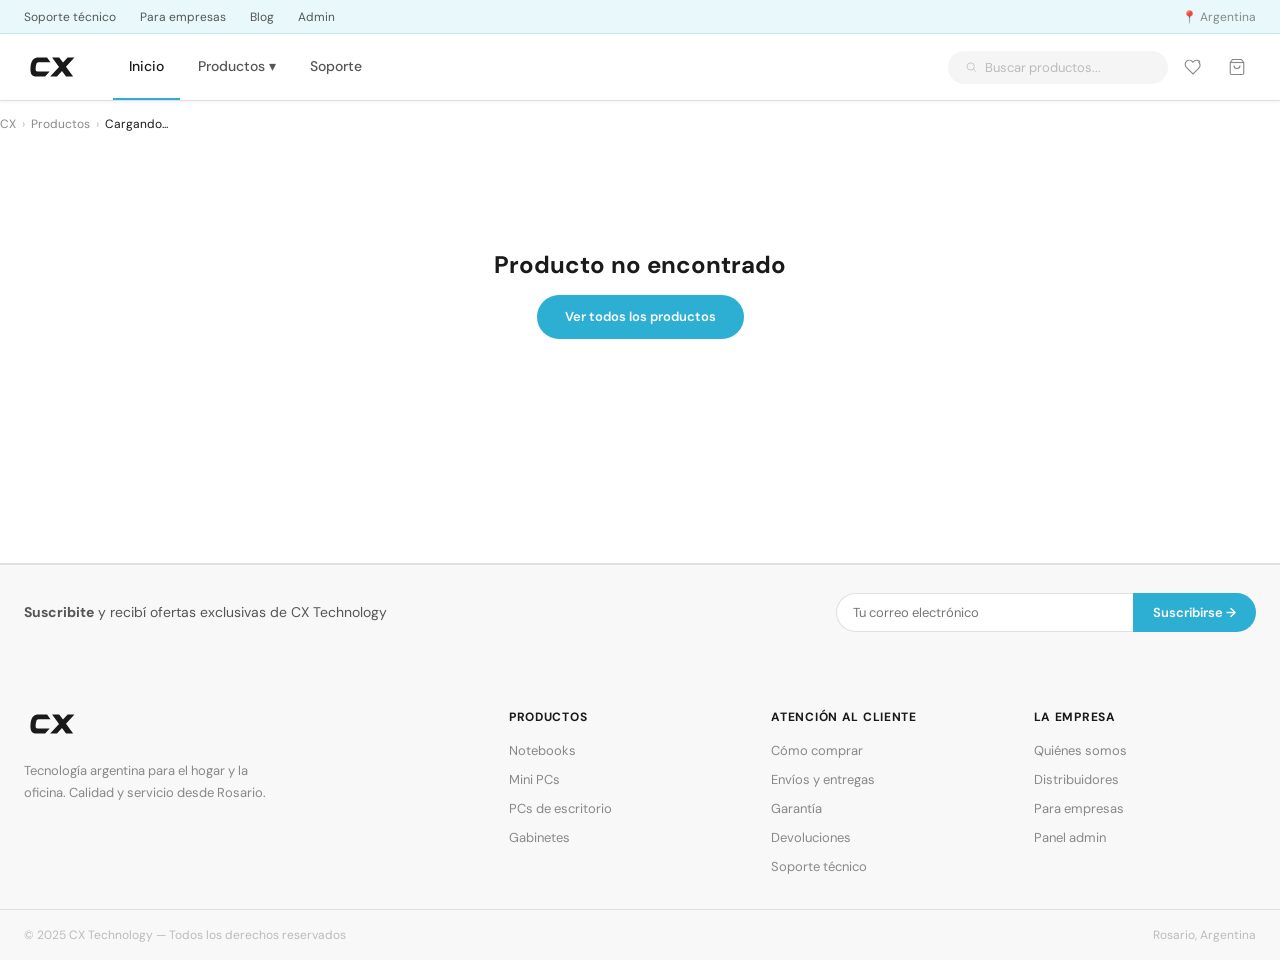
<file: product.html>
<!DOCTYPE html>
<html lang="es">
<head>
<meta charset="UTF-8"><meta name="viewport" content="width=device-width,initial-scale=1">
<title>Producto — CX Technology</title>
<link rel="stylesheet" href="style.css">
</head>
<body>

<div id="cx-nav"></div>

<div class="page-wrap detail-wrap">
  <div class="breadcrumb" id="breadcrumb">
    <a href="index.html">CX</a>
    <span class="sep">›</span>
    <a href="category.html">Productos</a>
    <span class="sep">›</span>
    <span class="current" id="bc-name">Cargando...</span>
  </div>

  <div id="detail-content"></div>
</div>

<div id="cx-footer"></div>
<script src="js/data.js"></script>
<script>
let qty = 1;

document.addEventListener('DOMContentLoaded', () => {
  const id = new URLSearchParams(location.search).get('id');
  const p  = cx.getById(id);

  if(!p){
    document.getElementById('detail-content').innerHTML=`
      <div style="text-align:center;padding:100px 0">
        <h2 style="font-size:24px;margin-bottom:12px">Producto no encontrado</h2>
        <a href="category.html" class="btn-primary">Ver todos los productos</a>
      </div>`;
    return;
  }

  document.title = p.name + ' — CX Technology';
  document.getElementById('bc-name').textContent = p.name;

  // Update breadcrumb with category
  const cat = cx.getCategories().find(c=>c.id===p.category);
  if(cat){
    document.getElementById('breadcrumb').innerHTML=`
      <a href="index.html">CX</a><span class="sep">›</span>
      <a href="category.html">Productos</a><span class="sep">›</span>
      <a href="category.html?id=${p.category}">${cat.label}</a><span class="sep">›</span>
      <span class="current">${p.name}</span>`;
  }

  const disc=cx.pct(p);
  let badgeHtml='';
  if(p.badge==='Superventas') badgeHtml+=`<span class="badge badge-dest">Superventas</span>`;
  if(p.badge==='Nuevo')       badgeHtml+=`<span class="badge badge-new">Nuevo</span>`;
  if(disc>0)                  badgeHtml+=`<span class="badge badge-sale">-${disc}%</span>`;

  document.getElementById('detail-content').innerHTML=`
    <div class="detail-grid">
      <div class="detail-gallery">
        <img class="detail-main-img" src="${p.image}" alt="${p.name}" onerror="this.style.opacity='.2'">
      </div>

      <div class="detail-info">
        <div class="detail-badge">${badgeHtml}</div>
        <h1 class="detail-name">${p.name}</h1>
        <div class="detail-sku">SKU: ${p.sku}</div>
        <p class="detail-short-desc">${p.longDesc||p.shortDesc}</p>

        <div class="detail-price-box">
          ${p.oldPrice?`<div class="detail-old-price">${cx.fmt(p.oldPrice)}</div>`:''}
          <div class="detail-price">${cx.fmt(p.price)}</div>
          <div class="detail-installments">12 cuotas sin interés de ${cx.fmt(p.price/12)}</div>
        </div>

        <div class="qty-row">
          <label>Cantidad</label>
          <div class="qty-ctrl">
            <button onclick="setQty(qty-1)">−</button>
            <span id="qty-display">1</span>
            <button onclick="setQty(qty+1)">+</button>
          </div>
          ${p.stock<=5?`<span style="font-size:12px;color:#e03030">¡Solo ${p.stock} en stock!</span>`:''}
        </div>

        <button class="btn-add-cart" id="add-btn" onclick="doAdd('${p.id}')">
          Agregar al carrito
        </button>

        <div class="detail-perks">
          <div class="perk">
            <svg width="16" height="16" fill="none" stroke="currentColor" stroke-width="1.5" viewBox="0 0 24 24"><rect x="1" y="3" width="15" height="13" rx="2"/><path d="M16 8h4l3 3v4h-7V8z"/><circle cx="5.5" cy="18.5" r="2.5"/><circle cx="18.5" cy="18.5" r="2.5"/></svg>
            Envío a todo el país
          </div>
          <div class="perk">
            <svg width="16" height="16" fill="none" stroke="currentColor" stroke-width="1.5" viewBox="0 0 24 24"><path d="M12 22s8-4 8-10V5l-8-3-8 3v7c0 6 8 10 8 10z"/></svg>
            Garantía 12 meses
          </div>
          <div class="perk">
            <svg width="16" height="16" fill="none" stroke="currentColor" stroke-width="1.5" viewBox="0 0 24 24"><polyline points="1 4 1 10 7 10"/><path d="M3.51 15a9 9 0 102.13-9.36L1 10"/></svg>
            Devolución gratis
          </div>
          <div class="perk">
            <svg width="16" height="16" fill="none" stroke="currentColor" stroke-width="1.5" viewBox="0 0 24 24"><path d="M21 15a2 2 0 01-2 2H7l-4 4V5a2 2 0 012-2h14a2 2 0 012 2z"/></svg>
            Soporte técnico
          </div>
        </div>
      </div>
    </div>

    ${p.specs&&p.specs.length?`
    <div class="specs-section">
      <h2>Especificaciones técnicas</h2>
      <div class="specs-grid">
        ${p.specs.map(s=>`<div class="spec-row"><span class="spec-label">${s.label}</span><span class="spec-val">${s.value}</span></div>`).join('')}
      </div>
    </div>`:''}

    <div class="related-section" id="related"></div>`;

  // Related
  const related=cx.getByCat(p.category).filter(x=>x.id!==p.id).slice(0,4);
  if(related.length){
    document.getElementById('related').innerHTML=`
      <div class="section-header">
        <div><div class="section-tag">También te puede interesar</div><h2>Productos relacionados</h2></div>
        <a href="category.html?id=${p.category}" class="see-all-link">Ver todos →</a>
      </div>
      <div class="featured-grid">${related.map(productCard).join('')}</div>`;
  }
});

function setQty(n){
  qty=Math.max(1,n);
  document.getElementById('qty-display').textContent=qty;
}

function doAdd(id){
  for(let i=0;i<qty;i++) cx.cartAdd(id);
  cx.refreshBadge();
  const btn=document.getElementById('add-btn');
  btn.textContent='✓ Agregado al carrito';
  btn.classList.add('added');
  setTimeout(()=>{btn.textContent='Agregar al carrito';btn.classList.remove('added');},2000);
  openCart();
}
</script>
</body>
</html>
</file>
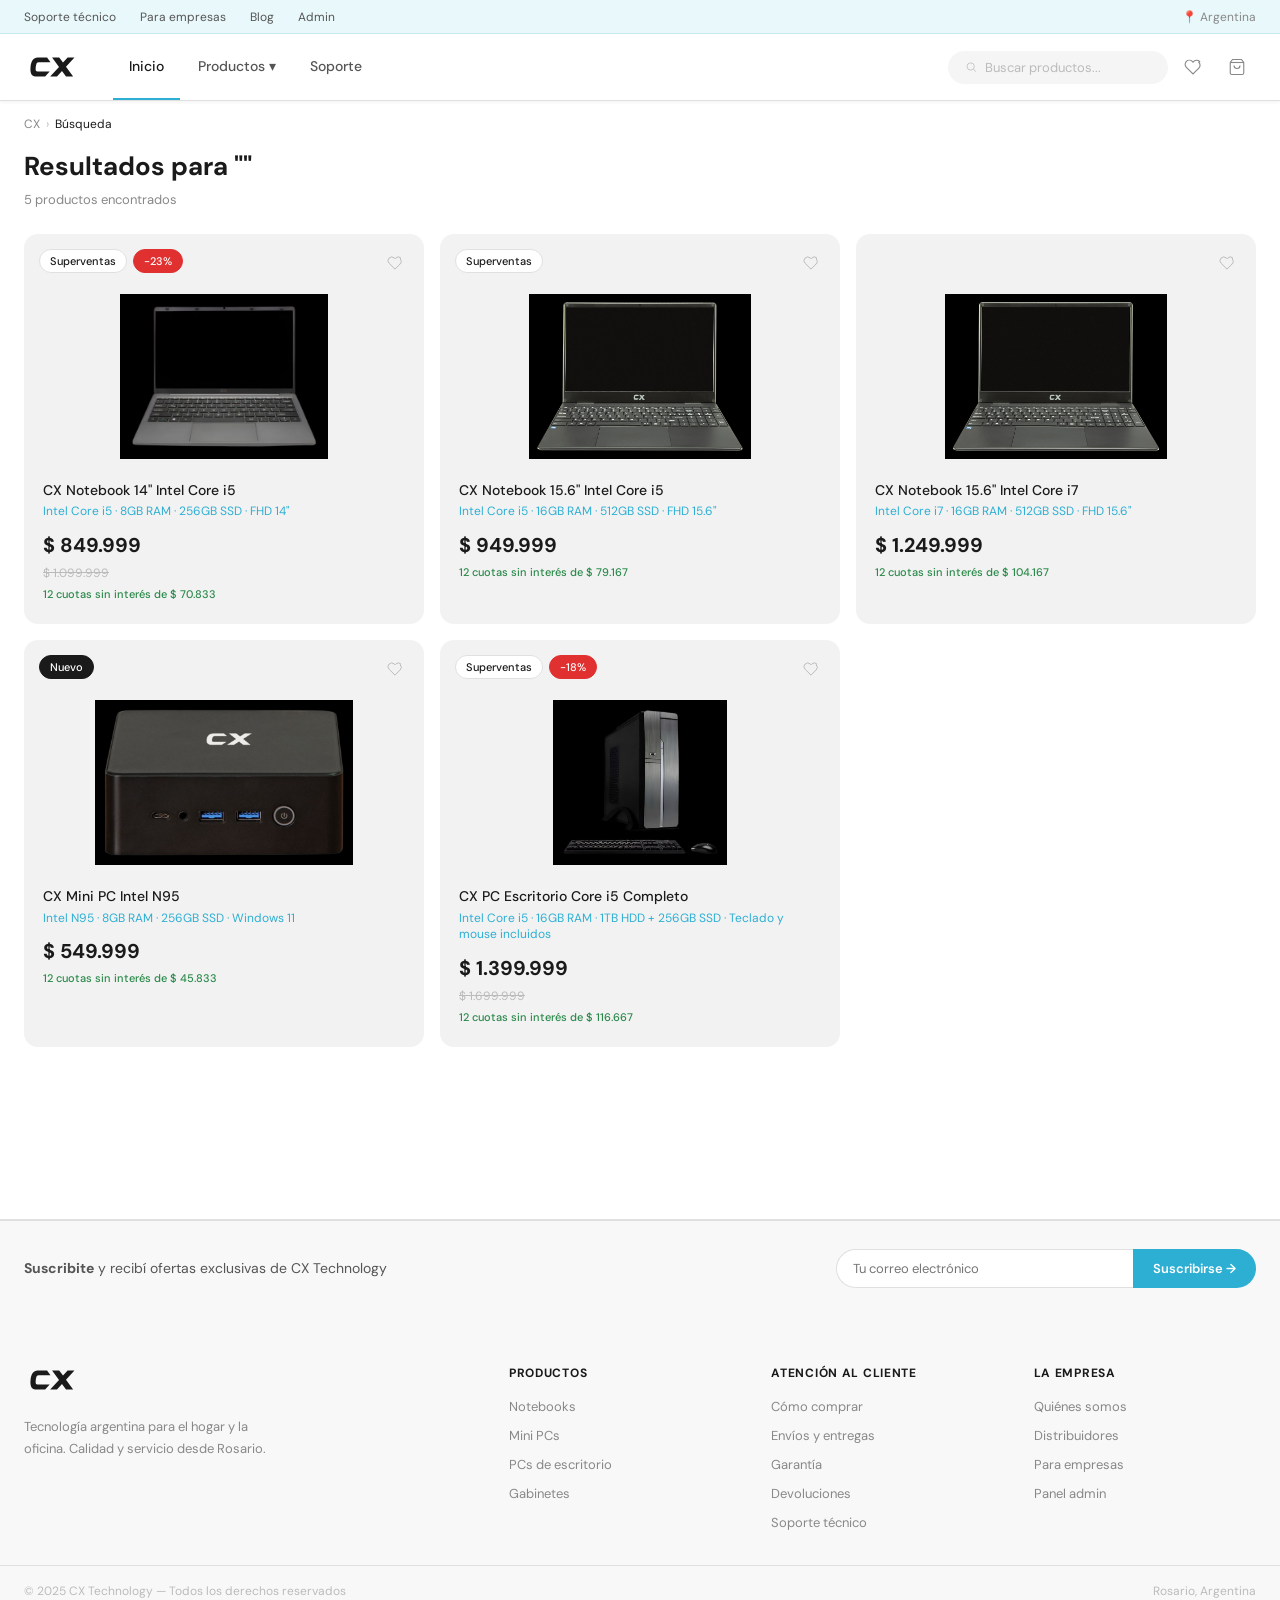
<file: search.html>
<!DOCTYPE html>
<html lang="es">
<head>
<meta charset="UTF-8"><meta name="viewport" content="width=device-width,initial-scale=1">
<title>Buscar — CX Technology</title>
<link rel="stylesheet" href="style.css">
</head>
<body>
<div id="cx-nav"></div>
<div class="page-wrap" style="padding-bottom:80px">
  <div class="breadcrumb">
    <a href="index.html">CX</a><span class="sep">›</span><span class="current">Búsqueda</span>
  </div>
  <div id="search-header" style="margin-bottom:24px"></div>
  <div class="catalog-grid" id="results"></div>
</div>
<div id="cx-footer"></div>
<script src="js/data.js"></script>
<script>
document.addEventListener('DOMContentLoaded',()=>{
  const q=new URLSearchParams(location.search).get('q')||'';
  document.title=`"${q}" — CX Technology`;
  const found=cx.getProducts().filter(p=>
    p.name.toLowerCase().includes(q.toLowerCase())||
    (p.shortDesc||'').toLowerCase().includes(q.toLowerCase())||
    p.category.toLowerCase().includes(q.toLowerCase())
  );
  document.getElementById('search-header').innerHTML=`
    <h1 style="font-size:26px;font-weight:700;margin-bottom:4px">Resultados para "<em>${q}</em>"</h1>
    <p style="font-size:13px;color:var(--muted)">${found.length} producto${found.length!==1?'s':''} encontrado${found.length!==1?'s':''}</p>`;
  document.getElementById('results').innerHTML=found.length
    ? found.map(productCard).join('')
    : `<div style="grid-column:1/-1;text-align:center;padding:80px 0;color:var(--muted)">
        <p>No encontramos productos para "<strong>${q}</strong>".</p>
        <a href="category.html" style="color:var(--accent);margin-top:12px;display:inline-block">Ver todos los productos →</a>
      </div>`;
});
</script>
</body>
</html>
</file>
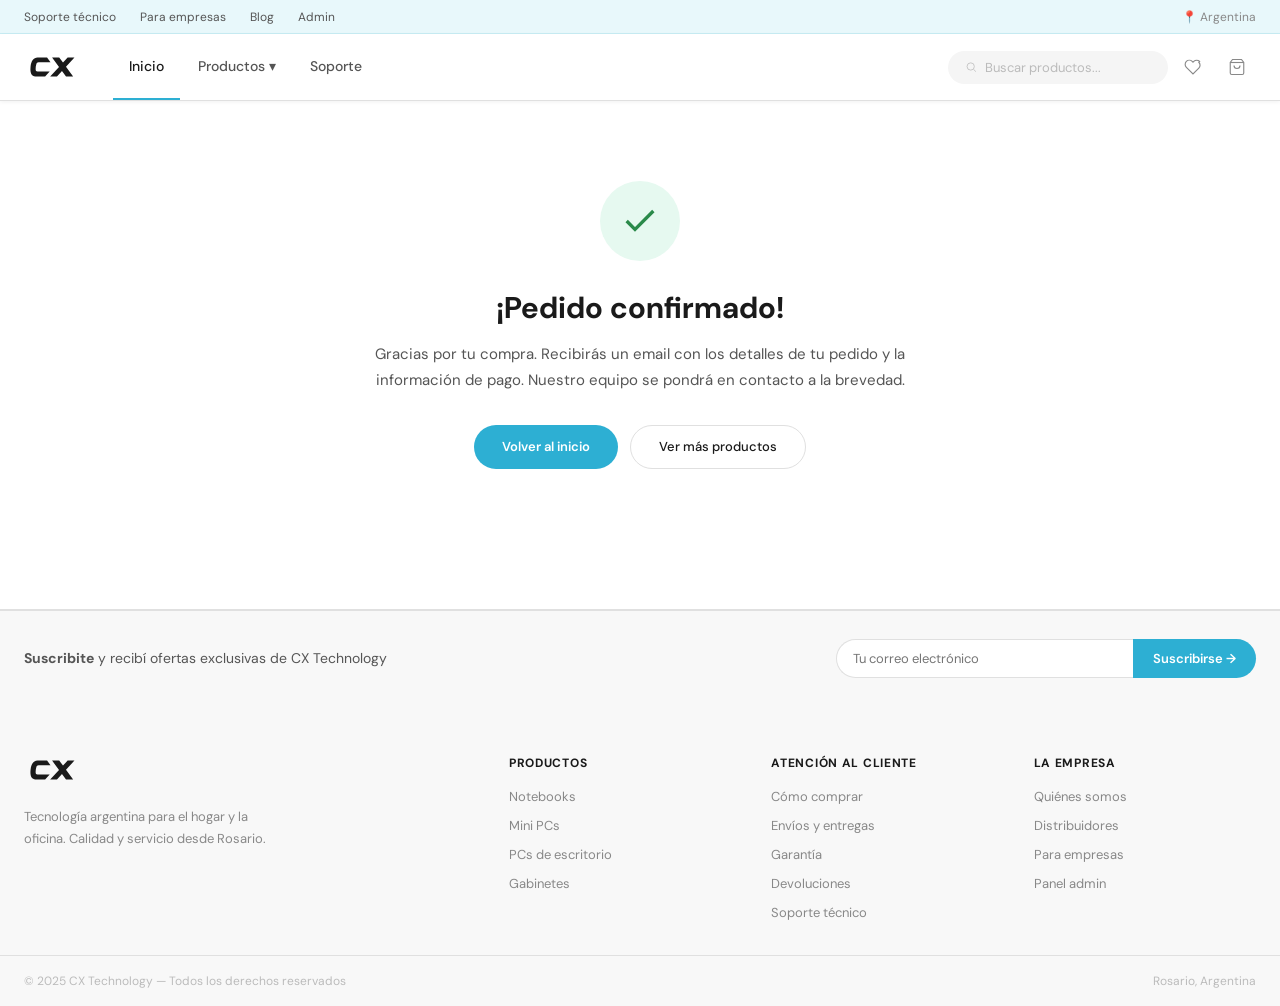
<file: success.html>
<!DOCTYPE html>
<html lang="es">
<head>
<meta charset="UTF-8"><meta name="viewport" content="width=device-width,initial-scale=1">
<title>Pedido confirmado — CX Technology</title>
<link rel="stylesheet" href="style.css">
</head>
<body>

<div id="cx-nav"></div>

<div class="success-wrap">
  <div class="success-icon">
    <svg width="40" height="40" fill="none" stroke="#2a8a4a" stroke-width="2" viewBox="0 0 24 24">
      <polyline points="20 6 9 17 4 12"/>
    </svg>
  </div>
  <h1>¡Pedido confirmado!</h1>
  <p>Gracias por tu compra. Recibirás un email con los detalles de tu pedido y la información de pago. Nuestro equipo se pondrá en contacto a la brevedad.</p>
  <p id="order-id" style="font-size:13px;color:var(--muted);margin-bottom:32px"></p>
  <div style="display:flex;gap:12px;justify-content:center;flex-wrap:wrap">
    <a href="index.html" class="btn-primary">Volver al inicio</a>
    <a href="category.html" class="btn-outline-white" style="color:var(--text);border-color:var(--border)">Ver más productos</a>
  </div>
</div>

<div id="cx-footer"></div>
<script src="js/data.js"></script>
<script>
document.addEventListener('DOMContentLoaded',()=>{
  const orderId = new URLSearchParams(location.search).get('order');
  if(orderId) document.getElementById('order-id').textContent = 'N° de pedido: ' + orderId;
});
</script>
</body>
</html>
</file>
<file: style.css>
@import url('https://fonts.googleapis.com/css2?family=DM+Sans:wght@300;400;500;600;700&display=swap');

*, *::before, *::after { margin: 0; padding: 0; box-sizing: border-box; }

:root {
  --accent:    #2DAFD3;
  --accent-dk: #1f8faa;
  --accent-lt: #e8f8fb;
  --bg:        #ffffff;
  --card-bg:   #f2f2f2;
  --card-hov:  #e8e8e8;
  --text:      #1a1a1a;
  --mid:       #555;
  --muted:     #888;
  --light:     #bbb;
  --border:    #e0e0e0;
  --font:      'DM Sans', sans-serif;
}

html { scroll-behavior: smooth; }
body { font-family: var(--font); background: var(--bg); color: var(--text); font-size: 14px; line-height: 1.5; }
a { text-decoration: none; color: inherit; }
button { font-family: var(--font); cursor: pointer; }
ul { list-style: none; }
img { max-width: 100%; display: block; }

/* ── TOPBAR ───────────────────────────────────────────── */
.topbar {
  background: var(--accent-lt);
  border-bottom: 1px solid #c8edf4;
  height: 34px;
  display: flex;
  align-items: center;
}
.topbar-inner {
  max-width: 1280px;
  margin: 0 auto;
  padding: 0 24px;
  width: 100%;
  display: flex;
  justify-content: space-between;
  align-items: center;
}
.topbar-links { display: flex; gap: 24px; }
.topbar-links a { font-size: 12px; color: var(--mid); transition: color .15s; }
.topbar-links a:hover { color: var(--accent); }
.topbar-right { font-size: 12px; color: var(--muted); }

/* ── NAVBAR ───────────────────────────────────────────── */
.navbar {
  background: var(--bg);
  border-bottom: 1px solid var(--border);
  position: sticky;
  top: 0;
  z-index: 200;
  box-shadow: 0 1px 4px rgba(0,0,0,.06);
}
.navbar-inner {
  max-width: 1280px;
  margin: 0 auto;
  padding: 0 24px;
  height: 66px;
  display: flex;
  align-items: center;
  gap: 32px;
}
.nav-logo { flex-shrink: 0; display: flex; align-items: center; color: var(--text); }
.nav-menu { display: flex; gap: 2px; height: 66px; margin: 0; }
.nav-menu li { height: 100%; display: flex; align-items: center; position: relative; }
.nav-menu li a {
  padding: 0 16px;
  font-size: 14px;
  font-weight: 500;
  color: var(--mid);
  height: 100%;
  display: flex;
  align-items: center;
  border-bottom: 2px solid transparent;
  transition: color .15s, border-color .15s;
  white-space: nowrap;
}
.nav-menu li a:hover,
.nav-menu li.active a { color: var(--text); border-bottom-color: var(--accent); }

/* dropdown */
.has-dropdown:hover .dropdown { display: block; }
.dropdown {
  display: none;
  position: absolute;
  top: 100%;
  left: 0;
  background: var(--bg);
  border: 1px solid var(--border);
  border-radius: 0 0 8px 8px;
  min-width: 180px;
  box-shadow: 0 8px 24px rgba(0,0,0,.08);
  z-index: 300;
  padding: 8px 0;
}
.dropdown a {
  display: flex !important;
  align-items: center !important;
  padding: 9px 18px !important;
  font-size: 13px !important;
  font-weight: 400 !important;
  color: var(--mid) !important;
  border-bottom: none !important;
  height: auto !important;
  transition: background .15s, color .15s !important;
}
.dropdown a:hover { background: var(--accent-lt) !important; color: var(--accent) !important; }

.nav-right { display: flex; align-items: center; gap: 6px; margin-left: auto; }
.search-wrap {
  display: flex;
  align-items: center;
  gap: 8px;
  background: #f5f5f5;
  border: 1px solid transparent;
  border-radius: 20px;
  padding: 7px 16px;
  width: 220px;
  transition: border-color .2s, background .2s;
}
.search-wrap:focus-within { background: var(--bg); border-color: var(--border); }
.search-wrap input { background: transparent; border: none; outline: none; font-family: var(--font); font-size: 13px; color: var(--text); width: 100%; }
.search-wrap input::placeholder { color: #bbb; }
.nav-icon-btn {
  width: 38px; height: 38px;
  display: flex; align-items: center; justify-content: center;
  background: transparent; border: none;
  color: var(--muted); border-radius: 50%;
  transition: background .15s, color .15s;
  position: relative;
}
.nav-icon-btn:hover { background: #f0f0f0; color: var(--text); }
.cart-badge {
  position: absolute; top: 2px; right: 2px;
  background: var(--accent); color: #fff;
  font-size: 9px; font-weight: 700;
  width: 15px; height: 15px; border-radius: 50%;
  display: flex; align-items: center; justify-content: center;
}
.cart-badge:empty { display: none; }

/* ── BREADCRUMB ───────────────────────────────────────── */
.breadcrumb {
  display: flex; align-items: center; gap: 6px;
  font-size: 12px; color: var(--muted);
  padding: 14px 0;
}
.breadcrumb a { color: var(--muted); transition: color .15s; }
.breadcrumb a:hover { color: var(--accent); }
.breadcrumb .sep { color: var(--light); }
.breadcrumb .current { color: var(--text); }

/* ── FILTER BAR ───────────────────────────────────────── */
.filter-bar {
  display: flex;
  align-items: center;
  gap: 10px;
  padding: 14px 0;
  flex-wrap: wrap;
}
.btn-all-filters {
  display: flex; align-items: center; gap: 8px;
  background: var(--text); color: #fff;
  border: none; border-radius: 20px;
  padding: 8px 18px; font-size: 13px; font-weight: 500;
  font-family: var(--font); cursor: pointer;
  transition: opacity .2s;
  white-space: nowrap;
}
.btn-all-filters:hover { opacity: .85; }
.filter-drop {
  position: relative;
  display: inline-block;
}
.filter-drop-btn {
  display: flex; align-items: center; gap: 6px;
  background: var(--bg); color: var(--text);
  border: 1px solid var(--border); border-radius: 20px;
  padding: 7px 16px; font-size: 13px; font-weight: 400;
  font-family: var(--font); cursor: pointer;
  transition: border-color .15s;
  white-space: nowrap;
}
.filter-drop-btn:hover { border-color: #aaa; }
.filter-drop-btn svg { transition: transform .2s; }
.filter-drop.open .filter-drop-btn svg { transform: rotate(180deg); }
.filter-drop-menu {
  display: none;
  position: absolute;
  top: calc(100% + 6px);
  left: 0;
  background: var(--bg);
  border: 1px solid var(--border);
  border-radius: 10px;
  min-width: 180px;
  box-shadow: 0 8px 24px rgba(0,0,0,.1);
  z-index: 100;
  padding: 6px 0;
}
.filter-drop.open .filter-drop-menu { display: block; }
.filter-drop-menu a {
  display: block;
  padding: 9px 18px;
  font-size: 13px;
  color: var(--mid);
  transition: background .15s, color .15s;
}
.filter-drop-menu a:hover,
.filter-drop-menu a.active { background: var(--accent-lt); color: var(--accent); font-weight: 500; }
.result-count { font-size: 13px; color: var(--muted); margin-left: auto; }
.result-count strong { color: var(--text); }

/* ── MAIN CONTAINER ───────────────────────────────────── */
.page-wrap { max-width: 1280px; margin: 0 auto; padding: 0 24px; }

/* ── CATEGORY PAGE GRID ───────────────────────────────── */
.catalog-grid {
  display: grid;
  grid-template-columns: repeat(3, 1fr);
  gap: 16px;
  margin-bottom: 32px;
}

/* hero card — spans 3 cols on first row but takes 2 */
.cat-hero-card {
  grid-column: span 2;
  background: #1a1a1a;
  border-radius: 14px;
  padding: 44px 48px;
  display: flex;
  align-items: center;
  justify-content: space-between;
  position: relative;
  overflow: hidden;
  min-height: 280px;
}
.cat-hero-card::before {
  content: '';
  position: absolute;
  right: 120px; top: 50%;
  transform: translateY(-50%);
  width: 320px; height: 320px;
  border-radius: 50%;
  background: rgba(45,175,211,.12);
}
.hero-card-text { position: relative; z-index: 1; }
.hero-card-text h1 {
  font-size: 38px; font-weight: 700;
  color: #fff; line-height: 1.1;
  margin-bottom: 14px;
}
.hero-card-text p {
  font-size: 13px; color: rgba(255,255,255,.7);
  line-height: 1.65; max-width: 320px;
}
.hero-card-img {
  position: relative; z-index: 1;
  flex-shrink: 0;
  width: 280px;
  display: flex; align-items: center; justify-content: center;
}
.hero-card-img img { max-height: 200px; object-fit: contain; filter: drop-shadow(0 8px 24px rgba(0,0,0,.4)); }

/* ── PRODUCT CARD ─────────────────────────────────────── */
.prod-card {
  background: var(--card-bg);
  border-radius: 14px;
  overflow: hidden;
  display: flex;
  flex-direction: column;
  position: relative;
  cursor: pointer;
  transition: transform .2s, box-shadow .2s;
  border: 1px solid transparent;
  text-decoration: none;
  color: inherit;
}
.prod-card:hover {
  transform: translateY(-3px);
  box-shadow: 0 10px 30px rgba(0,0,0,.1);
  border-color: #e0e0e0;
}

.card-top {
  display: flex;
  align-items: flex-start;
  justify-content: space-between;
  padding: 14px 14px 0;
  min-height: 32px;
}
.card-badges { display: flex; gap: 6px; flex-wrap: wrap; }
.badge {
  font-size: 11px; font-weight: 500;
  padding: 3px 10px; border-radius: 20px;
  background: #fff; color: var(--text);
  border: 1px solid var(--border);
  white-space: nowrap;
}
.badge-new  { background: var(--text); color: #fff; border-color: var(--text); }
.badge-sale { background: #e03030; color: #fff; border-color: #e03030; }
.badge-dest { background: #fff; color: var(--text); border-color: var(--border); }

.wish-btn {
  width: 28px; height: 28px;
  background: transparent; border: none;
  color: var(--light); display: flex; align-items: center; justify-content: center;
  border-radius: 50%; transition: color .15s, background .15s;
  flex-shrink: 0;
}
.wish-btn:hover { color: #e03030; background: #fff; }

.card-img {
  height: 200px;
  display: flex; align-items: center; justify-content: center;
  padding: 16px 24px;
}
.card-img img {
  max-height: 165px;
  max-width: 100%;
  object-fit: contain;
  transition: transform .3s;
}
.prod-card:hover .card-img img { transform: scale(1.04); }

.card-body { padding: 4px 18px 20px; display: flex; flex-direction: column; gap: 4px; }
.card-name { font-size: 14px; font-weight: 500; color: var(--text); line-height: 1.35; }
.card-spec { font-size: 12px; color: var(--accent); font-weight: 400; line-height: 1.4; }
.card-price {
  font-size: 20px; font-weight: 700; color: var(--text);
  margin-top: 6px;
}
.card-old-price { font-size: 12px; color: var(--light); text-decoration: line-through; }
.card-installments { font-size: 11px; color: #2a8a4a; font-weight: 500; }

/* ── LOAD MORE ────────────────────────────────────────── */
.load-more-wrap {
  display: flex; flex-direction: column; align-items: center;
  gap: 10px; padding: 16px 0 48px;
}
.load-more-info { font-size: 13px; color: var(--muted); }
.btn-load-more {
  background: var(--accent); color: #fff;
  border: none; border-radius: 24px;
  padding: 13px 48px; font-size: 13px; font-weight: 700;
  letter-spacing: .05em; text-transform: uppercase;
  font-family: var(--font); cursor: pointer;
  transition: background .15s, transform .15s;
}
.btn-load-more:hover { background: var(--accent-dk); transform: translateY(-1px); }

/* ── CROSS-SELL BANNER ────────────────────────────────── */
.crosssell-banner {
  background: var(--accent-lt);
  border-radius: 14px;
  margin-bottom: 48px;
  display: grid;
  grid-template-columns: 1fr auto;
  align-items: center;
  padding: 40px 56px;
  overflow: hidden;
  position: relative;
}
.crosssell-banner h2 { font-size: 28px; font-weight: 700; margin-bottom: 8px; }
.crosssell-banner p { font-size: 14px; color: var(--mid); margin-bottom: 20px; max-width: 400px; }
.btn-accent {
  display: inline-flex; align-items: center; gap: 8px;
  background: var(--accent); color: #fff;
  border: none; border-radius: 24px;
  padding: 12px 28px; font-size: 13px; font-weight: 600;
  font-family: var(--font); cursor: pointer;
  transition: background .15s;
}
.btn-accent:hover { background: var(--accent-dk); }
.crosssell-imgs {
  display: flex; gap: 12px; align-items: center;
}
.crosssell-imgs img { height: 110px; object-fit: contain; }

/* ── HOME HERO ────────────────────────────────────────── */
.home-hero {
  background: #1a1a1a;
  min-height: 500px;
  display: grid;
  grid-template-columns: 1fr 1fr;
  align-items: center;
  gap: 0;
  overflow: hidden;
  position: relative;
}
.home-hero::before {
  content: '';
  position: absolute;
  right: 200px; top: 50%;
  transform: translateY(-50%);
  width: 500px; height: 500px;
  border-radius: 50%;
  background: radial-gradient(circle, rgba(45,175,211,.15) 0%, transparent 70%);
}
.hero-text { padding: 80px 80px 80px 80px; position: relative; z-index: 1; }
.hero-tag {
  display: inline-block;
  font-size: 11px; font-weight: 600;
  letter-spacing: .1em; text-transform: uppercase;
  color: var(--accent); margin-bottom: 16px;
}
.hero-text h1 {
  font-size: clamp(36px, 4vw, 56px);
  font-weight: 700; color: #fff;
  line-height: 1.1; margin-bottom: 16px;
}
.hero-text p { font-size: 15px; color: rgba(255,255,255,.65); line-height: 1.7; max-width: 400px; margin-bottom: 32px; }
.hero-actions { display: flex; gap: 12px; flex-wrap: wrap; }
.btn-primary {
  display: inline-flex; align-items: center;
  background: var(--accent); color: #fff;
  border: none; border-radius: 24px;
  padding: 12px 28px; font-size: 13px; font-weight: 600;
  font-family: var(--font); cursor: pointer;
  transition: background .15s;
  text-decoration: none;
}
.btn-primary:hover { background: var(--accent-dk); color: #fff; }
.btn-outline-white {
  display: inline-flex; align-items: center;
  background: transparent; color: #fff;
  border: 1px solid rgba(255,255,255,.3); border-radius: 24px;
  padding: 11px 28px; font-size: 13px; font-weight: 500;
  font-family: var(--font); cursor: pointer;
  transition: border-color .15s, background .15s;
  text-decoration: none;
}
.btn-outline-white:hover { border-color: rgba(255,255,255,.7); background: rgba(255,255,255,.06); color: #fff; }
.hero-img {
  display: flex; align-items: center; justify-content: center;
  padding: 60px 80px 60px 0;
  position: relative; z-index: 1;
}
.hero-img img { max-height: 340px; object-fit: contain; filter: drop-shadow(0 12px 40px rgba(0,0,0,.5)); }

/* ── HOME CATS ────────────────────────────────────────── */
.home-cats { padding: 64px 0; }
.section-header { display: flex; align-items: flex-end; justify-content: space-between; margin-bottom: 28px; }
.section-tag { font-size: 11px; font-weight: 600; letter-spacing: .1em; text-transform: uppercase; color: var(--accent); margin-bottom: 6px; }
.section-header h2 { font-size: 28px; font-weight: 700; }
.see-all-link { font-size: 13px; color: var(--muted); text-decoration: underline; text-underline-offset: 3px; transition: color .15s; }
.see-all-link:hover { color: var(--accent); }
.cats-grid { display: grid; grid-template-columns: repeat(4, 1fr); gap: 14px; }
.cat-card {
  background: var(--card-bg);
  border-radius: 14px; padding: 28px 24px;
  display: flex; flex-direction: column; align-items: flex-start; gap: 12px;
  text-decoration: none; color: var(--text);
  transition: transform .2s, box-shadow .2s;
  border: 1px solid transparent;
}
.cat-card:hover { transform: translateY(-3px); box-shadow: 0 8px 24px rgba(0,0,0,.08); border-color: var(--border); }
.cat-card-img { height: 110px; width: 100%; display: flex; align-items: center; justify-content: center; }
.cat-card-img img { max-height: 100px; object-fit: contain; }
.cat-card h3 { font-size: 17px; font-weight: 600; }
.cat-card p { font-size: 12px; color: var(--muted); line-height: 1.5; }

/* ── HOME FEATURED ────────────────────────────────────── */
.home-featured { padding: 0 0 64px; background: var(--card-bg); }
.home-featured .section-header { padding-top: 48px; }
.featured-grid { display: grid; grid-template-columns: repeat(4, 1fr); gap: 14px; }
.featured-grid .prod-card { background: #fff; }

/* ── PRODUCT DETAIL ───────────────────────────────────── */
.detail-wrap { padding: 0 0 64px; }
.detail-grid { display: grid; grid-template-columns: 1fr 1fr; gap: 64px; align-items: start; padding: 32px 0 48px; }
.detail-gallery {
  background: var(--card-bg); border-radius: 16px;
  display: flex; flex-direction: column; align-items: center;
  padding: 40px; gap: 16px;
}
.detail-main-img { width: 100%; max-width: 420px; aspect-ratio: 1; object-fit: contain; }
.detail-info { display: flex; flex-direction: column; gap: 0; }
.detail-badge { display: inline-flex; gap: 8px; margin-bottom: 14px; }
.detail-name { font-size: 32px; font-weight: 700; line-height: 1.15; margin-bottom: 10px; }
.detail-sku { font-size: 12px; color: var(--muted); margin-bottom: 16px; }
.detail-short-desc { font-size: 14px; color: var(--mid); line-height: 1.7; margin-bottom: 24px; }
.detail-price-box {
  background: var(--card-bg); border-radius: 12px;
  padding: 20px 22px; margin-bottom: 20px;
}
.detail-old-price { font-size: 13px; color: var(--muted); text-decoration: line-through; margin-bottom: 2px; }
.detail-price { font-size: 38px; font-weight: 800; line-height: 1; margin-bottom: 6px; }
.detail-installments { font-size: 14px; color: #2a8a4a; font-weight: 600; }
.qty-row { display: flex; align-items: center; gap: 14px; margin-bottom: 16px; }
.qty-row label { font-size: 13px; color: var(--muted); }
.qty-ctrl { display: flex; align-items: center; gap: 10px; }
.qty-ctrl button { width: 32px; height: 32px; border: 1px solid var(--border); background: var(--bg); border-radius: 6px; font-size: 16px; cursor: pointer; display: flex; align-items: center; justify-content: center; transition: border-color .15s; }
.qty-ctrl button:hover { border-color: #aaa; }
.qty-ctrl span { font-size: 15px; font-weight: 500; min-width: 22px; text-align: center; }
.btn-add-cart {
  width: 100%; padding: 15px;
  background: var(--accent); color: #fff; border: none;
  border-radius: 8px; font-size: 15px; font-weight: 700;
  font-family: var(--font); cursor: pointer; margin-bottom: 10px;
  transition: background .15s;
}
.btn-add-cart:hover { background: var(--accent-dk); }
.btn-add-cart.added { background: #2a8a4a; }
.detail-perks { display: grid; grid-template-columns: 1fr 1fr; gap: 8px; margin-top: 16px; }
.perk { display: flex; align-items: center; gap: 9px; padding: 10px 12px; background: var(--card-bg); border-radius: 7px; font-size: 12px; color: var(--mid); }
.perk svg { color: var(--accent); flex-shrink: 0; }
.specs-section { padding: 32px 0; border-top: 1px solid var(--border); }
.specs-section h2 { font-size: 22px; font-weight: 700; margin-bottom: 20px; padding-bottom: 12px; border-bottom: 2px solid var(--accent); display: inline-block; }
.specs-grid { display: grid; grid-template-columns: repeat(2, 1fr); gap: 1px; background: var(--border); border: 1px solid var(--border); border-radius: 12px; overflow: hidden; }
.spec-row { background: var(--bg); padding: 14px 18px; display: flex; flex-direction: column; gap: 3px; }
.spec-label { font-size: 11px; font-weight: 600; text-transform: uppercase; letter-spacing: .06em; color: var(--muted); }
.spec-val { font-size: 14px; color: var(--text); }
.related-section { padding: 32px 0 0; border-top: 1px solid var(--border); }
.related-section .section-header { margin-bottom: 20px; }

/* ── CART ─────────────────────────────────────────────── */
.overlay { position: fixed; inset: 0; background: rgba(0,0,0,.35); z-index: 299; display: none; }
.overlay.show { display: block; }
.cart-drawer {
  position: fixed; top: 0; right: 0; width: 400px; height: 100%;
  background: var(--bg); border-left: 1px solid var(--border);
  z-index: 300; transform: translateX(100%);
  transition: transform .3s ease;
  display: flex; flex-direction: column;
}
.cart-drawer.open { transform: translateX(0); }
.cart-head { padding: 20px 24px; border-bottom: 1px solid var(--border); display: flex; align-items: center; justify-content: space-between; }
.cart-head h2 { font-size: 17px; font-weight: 700; }
.close-btn { width: 32px; height: 32px; background: none; border: none; font-size: 22px; color: var(--muted); border-radius: 50%; cursor: pointer; display: flex; align-items: center; justify-content: center; transition: background .15s; }
.close-btn:hover { background: var(--card-bg); }
.cart-body { flex: 1; overflow-y: auto; padding: 16px 24px; display: flex; flex-direction: column; gap: 14px; }
.cart-empty { display: flex; flex-direction: column; align-items: center; gap: 12px; padding: 60px 0; color: var(--light); font-size: 14px; }
.cart-item { display: grid; grid-template-columns: 72px 1fr auto; gap: 12px; align-items: start; padding-bottom: 14px; border-bottom: 1px solid #f0f0f0; }
.cart-item-img { width: 72px; height: 72px; background: var(--card-bg); border-radius: 10px; display: flex; align-items: center; justify-content: center; overflow: hidden; }
.cart-item-img img { max-width: 100%; max-height: 100%; object-fit: contain; }
.cart-item-name { font-size: 13px; font-weight: 500; margin-bottom: 3px; line-height: 1.35; }
.cart-item-price { font-size: 12px; color: var(--muted); margin-bottom: 8px; }
.cart-item-qty { display: flex; align-items: center; gap: 8px; }
.qbtn { width: 24px; height: 24px; border: 1px solid var(--border); background: var(--bg); border-radius: 4px; font-size: 14px; cursor: pointer; display: flex; align-items: center; justify-content: center; transition: background .15s; }
.qbtn:hover { background: var(--card-bg); }
.qbtn.rm { color: var(--light); font-size: 16px; }
.qnum { font-size: 13px; font-weight: 500; min-width: 16px; text-align: center; }
.cart-item-total { font-size: 14px; font-weight: 700; white-space: nowrap; }
.cart-foot { padding: 18px 24px; border-top: 1px solid var(--border); }
.cart-subtotal { display: flex; justify-content: space-between; align-items: baseline; margin-bottom: 14px; }
.cart-subtotal span { font-size: 13px; color: var(--muted); }
.cart-subtotal strong { font-size: 24px; font-weight: 800; }
.btn-checkout {
  width: 100%; padding: 14px; background: var(--accent); color: #fff;
  border: none; border-radius: 8px; font-family: var(--font);
  font-size: 14px; font-weight: 700; cursor: pointer; margin-bottom: 8px;
  transition: background .15s;
}
.btn-checkout:hover { background: var(--accent-dk); }
.btn-keep { width: 100%; padding: 11px; background: var(--bg); color: var(--muted); border: 1px solid var(--border); border-radius: 8px; font-family: var(--font); font-size: 13px; cursor: pointer; transition: border-color .15s, color .15s; }
.btn-keep:hover { border-color: #aaa; color: var(--text); }
.cart-note { font-size: 11px; color: #ccc; text-align: center; margin-top: 10px; }

/* ── CHECKOUT ─────────────────────────────────────────── */
.checkout-wrap { max-width: 900px; margin: 0 auto; padding: 32px 24px 80px; }
.checkout-wrap h1 { font-size: 28px; font-weight: 700; margin-bottom: 28px; }
.checkout-grid { display: grid; grid-template-columns: 1fr 380px; gap: 32px; align-items: start; }
.checkout-form { display: flex; flex-direction: column; gap: 0; }
.form-section { background: var(--card-bg); border-radius: 12px; padding: 24px; margin-bottom: 16px; }
.form-section h3 { font-size: 16px; font-weight: 600; margin-bottom: 18px; padding-bottom: 10px; border-bottom: 1px solid var(--border); }
.form-grid { display: grid; grid-template-columns: 1fr 1fr; gap: 12px; }
.form-group { display: flex; flex-direction: column; gap: 5px; }
.form-group.full { grid-column: span 2; }
.form-group label { font-size: 12px; font-weight: 500; color: var(--muted); text-transform: uppercase; letter-spacing: .04em; }
.form-group input,
.form-group select { border: 1px solid var(--border); padding: 10px 12px; border-radius: 7px; font-family: var(--font); font-size: 14px; color: var(--text); outline: none; background: var(--bg); transition: border-color .15s; }
.form-group input:focus,
.form-group select:focus { border-color: var(--accent); }
.payment-opts { display: flex; flex-direction: column; gap: 10px; }
.payment-opt { display: flex; align-items: center; gap: 12px; padding: 14px 16px; border: 1.5px solid var(--border); border-radius: 8px; cursor: pointer; transition: border-color .15s; }
.payment-opt:hover { border-color: var(--accent); }
.payment-opt.selected { border-color: var(--accent); background: var(--accent-lt); }
.payment-opt input[type="radio"] { accent-color: var(--accent); width: 16px; height: 16px; }
.payment-opt-label { font-size: 14px; font-weight: 500; }
.payment-opt-sub { font-size: 12px; color: var(--muted); }
.order-summary { background: var(--card-bg); border-radius: 12px; padding: 24px; position: sticky; top: 88px; }
.order-summary h3 { font-size: 16px; font-weight: 600; margin-bottom: 16px; }
.order-items { display: flex; flex-direction: column; gap: 12px; margin-bottom: 16px; }
.order-item { display: flex; gap: 12px; align-items: center; }
.order-item-img { width: 56px; height: 56px; background: var(--bg); border-radius: 8px; display: flex; align-items: center; justify-content: center; overflow: hidden; flex-shrink: 0; }
.order-item-img img { max-width: 100%; max-height: 100%; object-fit: contain; }
.order-item-name { font-size: 13px; font-weight: 500; flex: 1; line-height: 1.35; }
.order-item-price { font-size: 13px; font-weight: 700; white-space: nowrap; }
.order-divider { border: none; border-top: 1px solid var(--border); margin: 12px 0; }
.order-row { display: flex; justify-content: space-between; font-size: 13px; color: var(--mid); margin-bottom: 6px; }
.order-total { display: flex; justify-content: space-between; font-size: 20px; font-weight: 800; margin-top: 10px; padding-top: 10px; border-top: 1px solid var(--border); }
.btn-place-order { width: 100%; margin-top: 20px; padding: 15px; background: var(--accent); color: #fff; border: none; border-radius: 8px; font-family: var(--font); font-size: 15px; font-weight: 700; cursor: pointer; transition: background .15s; }
.btn-place-order:hover { background: var(--accent-dk); }

/* ── SUCCESS PAGE ─────────────────────────────────────── */
.success-wrap { max-width: 600px; margin: 0 auto; padding: 80px 24px; text-align: center; }
.success-icon { width: 80px; height: 80px; background: #e6f9f0; border-radius: 50%; display: flex; align-items: center; justify-content: center; margin: 0 auto 24px; }
.success-wrap h1 { font-size: 30px; font-weight: 700; margin-bottom: 12px; }
.success-wrap p { font-size: 15px; color: var(--mid); line-height: 1.7; margin-bottom: 32px; }

/* ── FOOTER ───────────────────────────────────────────── */
.footer { background: #f8f8f8; border-top: 1px solid var(--border); margin-top: 60px; }
.footer-main { max-width: 1280px; margin: 0 auto; padding: 48px 24px 32px; display: grid; grid-template-columns: 2fr 1fr 1fr 1fr; gap: 40px; }
.footer-brand p { font-size: 13px; color: var(--muted); line-height: 1.7; margin-top: 14px; max-width: 260px; }
.footer-col h4 { font-size: 12px; font-weight: 700; text-transform: uppercase; letter-spacing: .06em; color: var(--text); margin-bottom: 14px; }
.footer-col ul { display: flex; flex-direction: column; gap: 8px; }
.footer-col li a { font-size: 13px; color: var(--muted); transition: color .15s; }
.footer-col li a:hover { color: var(--accent); }
.footer-newsletter { border-top: 1px solid var(--border); }
.footer-newsletter-inner { max-width: 1280px; margin: 0 auto; padding: 28px 24px; display: flex; align-items: center; gap: 16px; flex-wrap: wrap; }
.footer-newsletter p { font-size: 14px; color: var(--mid); flex: 1; min-width: 200px; }
.newsletter-form { display: flex; gap: 0; flex: 1; max-width: 420px; }
.newsletter-form input { flex: 1; border: 1px solid var(--border); border-right: none; padding: 10px 16px; border-radius: 24px 0 0 24px; font-family: var(--font); font-size: 13px; outline: none; }
.newsletter-form input:focus { border-color: var(--accent); }
.newsletter-form button { background: var(--accent); color: #fff; border: none; border-radius: 0 24px 24px 0; padding: 10px 20px; cursor: pointer; font-family: var(--font); font-size: 13px; font-weight: 600; transition: background .15s; }
.newsletter-form button:hover { background: var(--accent-dk); }
.footer-bottom { max-width: 1280px; margin: 0 auto; padding: 16px 24px; border-top: 1px solid var(--border); display: flex; justify-content: space-between; font-size: 12px; color: var(--light); flex-wrap: wrap; gap: 8px; }

/* ── ADMIN ────────────────────────────────────────────── */
.admin-layout { display: grid; grid-template-columns: 220px 1fr; min-height: calc(100vh - 100px); }
.admin-sidebar { background: #111; }
.admin-sidebar-hd { padding: 24px 20px 16px; border-bottom: 1px solid rgba(255,255,255,.08); }
.admin-sidebar-hd span { font-size: 13px; font-weight: 600; color: rgba(255,255,255,.9); }
.admin-sidebar h3 { font-size: 10px; font-weight: 700; text-transform: uppercase; letter-spacing: .1em; color: rgba(255,255,255,.3); padding: 20px 20px 6px; }
.anav { display: flex; align-items: center; gap: 10px; padding: 10px 20px; font-size: 13px; color: rgba(255,255,255,.55); cursor: pointer; border-left: 3px solid transparent; transition: all .15s; }
.anav:hover, .anav.active { background: rgba(255,255,255,.07); color: #fff; border-left-color: var(--accent); }
.admin-main { padding: 28px 36px; background: #f5f5f5; }
.apanel { display: none; } .apanel.active { display: block; }
.apanel-title { font-size: 24px; font-weight: 700; margin-bottom: 20px; }
.stats-row { display: grid; grid-template-columns: repeat(4,1fr); gap: 14px; margin-bottom: 24px; }
.stat-card { background: var(--bg); border: 1px solid var(--border); border-radius: 12px; padding: 20px; text-align: center; }
.stat-n { font-size: 34px; font-weight: 800; color: var(--accent); }
.stat-l { font-size: 11px; color: var(--muted); text-transform: uppercase; letter-spacing: .06em; margin-top: 4px; }
.atable { width: 100%; border-collapse: collapse; background: var(--bg); border-radius: 12px; overflow: hidden; border: 1px solid var(--border); }
.atable th { background: #f5f5f5; padding: 11px 16px; font-size: 11px; font-weight: 600; text-align: left; color: var(--muted); text-transform: uppercase; letter-spacing: .04em; border-bottom: 1px solid var(--border); }
.atable td { padding: 11px 16px; border-top: 1px solid var(--border); font-size: 13px; vertical-align: middle; }
.atable tr:hover td { background: #fafafa; }
.atable img { width: 44px; height: 44px; object-fit: contain; border-radius: 8px; background: var(--card-bg); }
.tbl-actions { display: flex; gap: 6px; }
.btn-edit { padding: 5px 12px; font-size: 11px; font-weight: 500; border: 1px solid var(--border); border-radius: 4px; cursor: pointer; background: var(--card-bg); color: var(--text); font-family: var(--font); }
.btn-edit:hover { border-color: #aaa; }
.btn-del { padding: 5px 12px; font-size: 11px; font-weight: 500; border: none; border-radius: 4px; cursor: pointer; background: #fee2e2; color: #dc2626; font-family: var(--font); }
.btn-del:hover { background: #dc2626; color: #fff; }
.btn-add { display: inline-flex; align-items: center; gap: 6px; padding: 10px 20px; background: var(--accent); color: #fff; border: none; border-radius: 6px; font-family: var(--font); font-size: 13px; font-weight: 600; cursor: pointer; margin-bottom: 16px; transition: background .15s; }
.btn-add:hover { background: var(--accent-dk); }
.modal-bg { position: fixed; inset: 0; background: rgba(0,0,0,.45); z-index: 400; display: none; align-items: center; justify-content: center; }
.modal-bg.open { display: flex; }
.modal { background: var(--bg); border-radius: 14px; padding: 28px; width: 100%; max-width: 580px; max-height: 90vh; overflow-y: auto; }
.modal h3 { font-size: 20px; font-weight: 700; margin-bottom: 20px; }
.fg { margin-bottom: 14px; }
.fg label { display: block; font-size: 11px; font-weight: 600; color: var(--muted); margin-bottom: 5px; text-transform: uppercase; letter-spacing: .04em; }
.fg input, .fg select, .fg textarea { width: 100%; border: 1px solid var(--border); padding: 9px 12px; font-family: var(--font); font-size: 14px; border-radius: 7px; outline: none; color: var(--text); transition: border-color .15s; }
.fg input:focus, .fg select:focus, .fg textarea:focus { border-color: var(--accent); }
.fg textarea { min-height: 80px; resize: vertical; }
.fg-row { display: grid; grid-template-columns: 1fr 1fr; gap: 12px; }
.modal-foot { display: flex; gap: 10px; justify-content: flex-end; margin-top: 20px; padding-top: 16px; border-top: 1px solid var(--border); }
.btn-save { padding: 10px 24px; background: var(--accent); color: #fff; border: none; border-radius: 6px; font-size: 13px; font-weight: 600; cursor: pointer; font-family: var(--font); }
.btn-cancel { padding: 10px 20px; background: var(--card-bg); color: var(--text); border: 1px solid var(--border); border-radius: 6px; font-size: 13px; cursor: pointer; font-family: var(--font); }
.toggle { position: relative; width: 38px; height: 20px; display: inline-block; }
.toggle input { opacity: 0; width: 0; height: 0; }
.tslider { position: absolute; inset: 0; background: #ddd; border-radius: 10px; cursor: pointer; transition: background .2s; }
.tslider::before { content: ''; position: absolute; width: 14px; height: 14px; left: 3px; top: 3px; background: #fff; border-radius: 50%; transition: transform .2s; }
.toggle input:checked + .tslider { background: var(--accent); }
.toggle input:checked + .tslider::before { transform: translateX(18px); }

/* ── RESPONSIVE ───────────────────────────────────────── */
@media (max-width: 1024px) {
  .catalog-grid { grid-template-columns: repeat(2, 1fr); }
  .cat-hero-card { grid-column: span 2; }
  .featured-grid { grid-template-columns: repeat(3, 1fr); }
}
@media (max-width: 768px) {
  .topbar { display: none; }
  .navbar-inner { padding: 0 16px; gap: 16px; }
  .nav-menu { display: none; }
  .search-wrap { width: 160px; }
  .home-hero { grid-template-columns: 1fr; }
  .hero-img { display: none; }
  .hero-text { padding: 60px 24px; }
  .catalog-grid { grid-template-columns: 1fr; }
  .cat-hero-card { grid-column: span 1; min-height: 200px; }
  .hero-card-img { display: none; }
  .cats-grid { grid-template-columns: repeat(2, 1fr); }
  .featured-grid { grid-template-columns: repeat(2, 1fr); }
  .detail-grid { grid-template-columns: 1fr; gap: 24px; }
  .checkout-grid { grid-template-columns: 1fr; }
  .footer-main { grid-template-columns: 1fr 1fr; gap: 24px; }
  .stats-row { grid-template-columns: repeat(2,1fr); }
  .admin-layout { grid-template-columns: 1fr; }
  .admin-sidebar { display: none; }
  .page-wrap { padding: 0 16px; }
}

/* ── IMAGE FIX — always light bg for product images ─── */
.card-img,
.detail-gallery,
.cat-card-img,
.order-item-img,
.cart-item-img,
.hero-img,
.crosssell-imgs,
.series-card-img,
.lifestyle-card-img { background: #f2f2f2 !important; }

/* ── HOME HERO FULL WIDTH ────────────────────────────── */
.home-hero-fw {
  width: 100%;
  min-height: 520px;
  position: relative;
  display: flex;
  align-items: center;
  overflow: hidden;
}
.home-hero-fw.image-only {
  min-height: unset;
  display: block;
}
.home-hero-fw.image-only img.hero-bg-img {
  position: static !important;
  width: 100% !important;
  height: auto !important;
  display: block;
  object-fit: unset;
}
.home-hero-fw .hero-inner {
  max-width: 1280px;
  margin: 0 auto;
  padding: 80px 80px;
  width: 100%;
  display: grid;
  grid-template-columns: 1fr 1fr;
  align-items: center;
  gap: 60px;
  position: relative;
  z-index: 2;
}
.home-hero-fw .hero-text-col { display: flex; flex-direction: column; gap: 0; }
.home-hero-fw .hero-headline {
  font-size: clamp(38px, 5vw, 64px);
  font-weight: 800;
  line-height: 1.05;
  color: #fff;
  text-transform: uppercase;
  margin-bottom: 16px;
  white-space: pre-line;
}
.home-hero-fw .hero-sub {
  font-size: 15px;
  color: rgba(255,255,255,.7);
  line-height: 1.7;
  max-width: 420px;
  margin-bottom: 32px;
}
.home-hero-fw .hero-btns { display: flex; gap: 14px; flex-wrap: wrap; }
.btn-hero-outline {
  display: inline-flex; align-items: center;
  background: transparent; color: #fff;
  border: 2px solid rgba(255,255,255,.85);
  border-radius: 4px;
  padding: 13px 28px; font-size: 13px; font-weight: 700;
  font-family: var(--font); cursor: pointer;
  letter-spacing: .04em; text-transform: uppercase;
  transition: background .15s, color .15s;
  text-decoration: none;
}
.btn-hero-outline:hover { background: #fff; color: #000; }
.home-hero-fw .hero-img-col {
  display: flex; align-items: center; justify-content: center;
  background: transparent !important;
}
.home-hero-fw .hero-img-col img {
  max-height: 380px;
  object-fit: contain;
  filter: drop-shadow(0 16px 48px rgba(0,0,0,.5));
  background: transparent !important;
}
.home-hero-fw.image-only { cursor: pointer; }
.home-hero-fw.image-only img.hero-bg-img {
  position: absolute; inset: 0; width: 100%; height: 100%;
  object-fit: cover; z-index: 1;
}

/* ── LIFESTYLE CARDS ─────────────────────────────────── */
.lifestyle-section { padding: 48px 0; background: #fff; }
.lifestyle-grid {
  display: grid;
  grid-template-columns: repeat(3, 1fr);
  gap: 16px;
}
.lifestyle-card { display: flex; flex-direction: column; cursor: pointer; }
.lifestyle-card:hover .lifestyle-card-img img { transform: scale(1.03); }
.lifestyle-card-img {
  aspect-ratio: 4/3;
  overflow: hidden;
  border-radius: 8px;
  display: flex; align-items: center; justify-content: center;
  background: #f2f2f2;
  margin-bottom: 16px;
}
.lifestyle-card-img img {
  width: 100%; height: 100%;
  object-fit: contain;
  transition: transform .4s;
  background: transparent !important;
}
.lifestyle-card-title {
  font-size: 14px; font-weight: 800;
  text-transform: uppercase; letter-spacing: .06em;
  color: var(--text); margin-bottom: 8px;
}
.lifestyle-card-desc { font-size: 13px; color: var(--mid); line-height: 1.6; margin-bottom: 10px; flex: 1; }
.lifestyle-card-link {
  font-size: 12px; font-weight: 700;
  text-transform: uppercase; letter-spacing: .06em;
  color: var(--text); text-decoration: none;
  display: inline-flex; align-items: center; gap: 4px;
  transition: color .15s;
}
.lifestyle-card-link:hover { color: var(--accent); }

/* ── PRODUCT TABS ────────────────────────────────────── */
.prod-tabs-section { padding: 48px 0; background: #fff; }
.tabs-header { border-bottom: 2px solid #e8e8e8; margin-bottom: 28px; }
.tabs-nav { display: flex; gap: 0; }
.tab-btn {
  padding: 14px 24px; font-size: 14px; font-weight: 700;
  text-transform: uppercase; letter-spacing: .06em;
  color: var(--muted); background: transparent; border: none;
  border-bottom: 3px solid transparent; margin-bottom: -2px;
  cursor: pointer; font-family: var(--font);
  transition: color .15s, border-color .15s;
}
.tab-btn:hover { color: var(--text); }
.tab-btn.active { color: var(--text); border-bottom-color: var(--text); }
.tabs-grid {
  display: grid;
  grid-template-columns: repeat(4, 1fr);
  gap: 14px;
}

/* ── SERIES GRID ─────────────────────────────────────── */
.series-section { padding: 48px 0; background: #f8f8f8; }
.series-section-title {
  font-size: 22px; font-weight: 800;
  text-transform: uppercase; letter-spacing: .06em;
  text-align: center; margin-bottom: 28px;
}
.series-grid {
  display: grid;
  grid-template-columns: repeat(2, 1fr);
  gap: 16px;
}
.series-card {
  position: relative; border-radius: 10px;
  overflow: hidden; aspect-ratio: 16/9;
  cursor: pointer;
  display: flex; align-items: flex-end;
  text-decoration: none;
}
.series-card:hover .series-img { transform: scale(1.04); }
.series-img {
  position: absolute; inset: 0;
  width: 100%; height: 100%;
  object-fit: contain;
  background: #e8e8e8;
  transition: transform .4s;
}
.series-overlay {
  position: absolute; inset: 0;
  background: linear-gradient(to top, rgba(0,0,0,.75) 0%, rgba(0,0,0,.1) 60%, transparent 100%);
}
.series-label {
  position: relative; z-index: 2;
  padding: 24px;
  font-size: 16px; font-weight: 800;
  text-transform: uppercase; letter-spacing: .08em;
  color: #fff;
}

/* ── CATEGORIES GRID (descubre productos) ────────────── */
.home-cats-section { padding: 48px 0; background: #fff; }
.home-cats-title {
  font-size: 22px; font-weight: 800;
  text-transform: uppercase; letter-spacing: .06em;
  text-align: center; margin-bottom: 28px;
}
.home-cats-grid {
  display: grid;
  grid-template-columns: repeat(4, 1fr);
  gap: 16px;
}
.home-cat-card {
  background: #f2f2f2;
  border-radius: 10px; padding: 24px 16px;
  display: flex; flex-direction: column;
  align-items: center; gap: 14px;
  text-decoration: none; color: var(--text);
  transition: box-shadow .2s, transform .2s;
  text-align: center;
}
.home-cat-card:hover { transform: translateY(-3px); box-shadow: 0 8px 24px rgba(0,0,0,.08); }
.home-cat-card img {
  height: 100px; object-fit: contain;
  background: transparent !important;
}
.home-cat-card-name { font-size: 13px; font-weight: 700; text-transform: uppercase; letter-spacing: .06em; }

/* ── INSTITUTIONAL BANNER ────────────────────────────── */
.institutional-section { padding: 0; margin: 48px 0; }
.institutional-banner {
  width: 100%; min-height: 400px;
  display: flex; align-items: center;
  position: relative; overflow: hidden;
}
.institutional-banner.image-only { cursor: pointer; }
.institutional-banner .inst-bg {
  position: absolute; inset: 0;
  width: 100%; height: 100%;
  object-fit: cover; z-index: 0;
}
.institutional-inner {
  position: relative; z-index: 2;
  max-width: 1280px; margin: 0 auto; padding: 80px;
  text-align: center; width: 100%;
}
.institutional-inner h2 {
  font-size: 40px; font-weight: 800;
  text-transform: uppercase; letter-spacing: .04em;
  margin-bottom: 16px; line-height: 1.1;
}
.institutional-inner p { font-size: 15px; color: var(--mid); max-width: 560px; margin: 0 auto 28px; line-height: 1.7; }

/* ── CROSSSELL BANNER ────────────────────────────────── */
.crosssell-section { padding: 0 0 48px; }
.crosssell-fw {
  border-radius: 14px;
  overflow: hidden;
  position: relative;
  min-height: 220px;
  display: grid;
  grid-template-columns: 1fr auto;
  align-items: center;
  padding: 48px 64px;
}
.crosssell-fw.image-only { cursor: pointer; grid-template-columns: 1fr; padding: 0; }
.crosssell-fw.image-only img { width: 100%; height: 100%; object-fit: cover; }
.crosssell-text h2 { font-size: 30px; font-weight: 800; margin-bottom: 10px; line-height: 1.1; }
.crosssell-text p  { font-size: 14px; color: var(--mid); margin-bottom: 24px; max-width: 420px; }
.crosssell-img-col { display: flex; align-items: center; padding-left: 32px; }
.crosssell-img-col img { max-height: 160px; object-fit: contain; background: transparent !important; }

/* ── HOME TABS PRODUCT CARD (same card, lighter bg) ──── */
.tabs-grid .prod-card { background: #f2f2f2; }
.tabs-grid .prod-card .card-img { background: #f2f2f2 !important; }

/* ── RESPONSIVE HOME ─────────────────────────────────── */
@media (max-width: 1024px) {
  .tabs-grid { grid-template-columns: repeat(3, 1fr); }
  .home-cats-grid { grid-template-columns: repeat(3, 1fr); }
}
@media (max-width: 768px) {
  .home-hero-fw .hero-inner { grid-template-columns: 1fr; padding: 48px 24px; }
  .home-hero-fw .hero-img-col { display: none; }
  .lifestyle-grid { grid-template-columns: 1fr; gap: 24px; }
  .tabs-grid { grid-template-columns: repeat(2, 1fr); }
  .series-grid { grid-template-columns: 1fr; }
  .home-cats-grid { grid-template-columns: repeat(2, 1fr); }
  .crosssell-fw { grid-template-columns: 1fr; }
  .crosssell-img-col { display: none; }
  .institutional-inner { padding: 48px 24px; }
  .institutional-inner h2 { font-size: 28px; }
}
</file>
